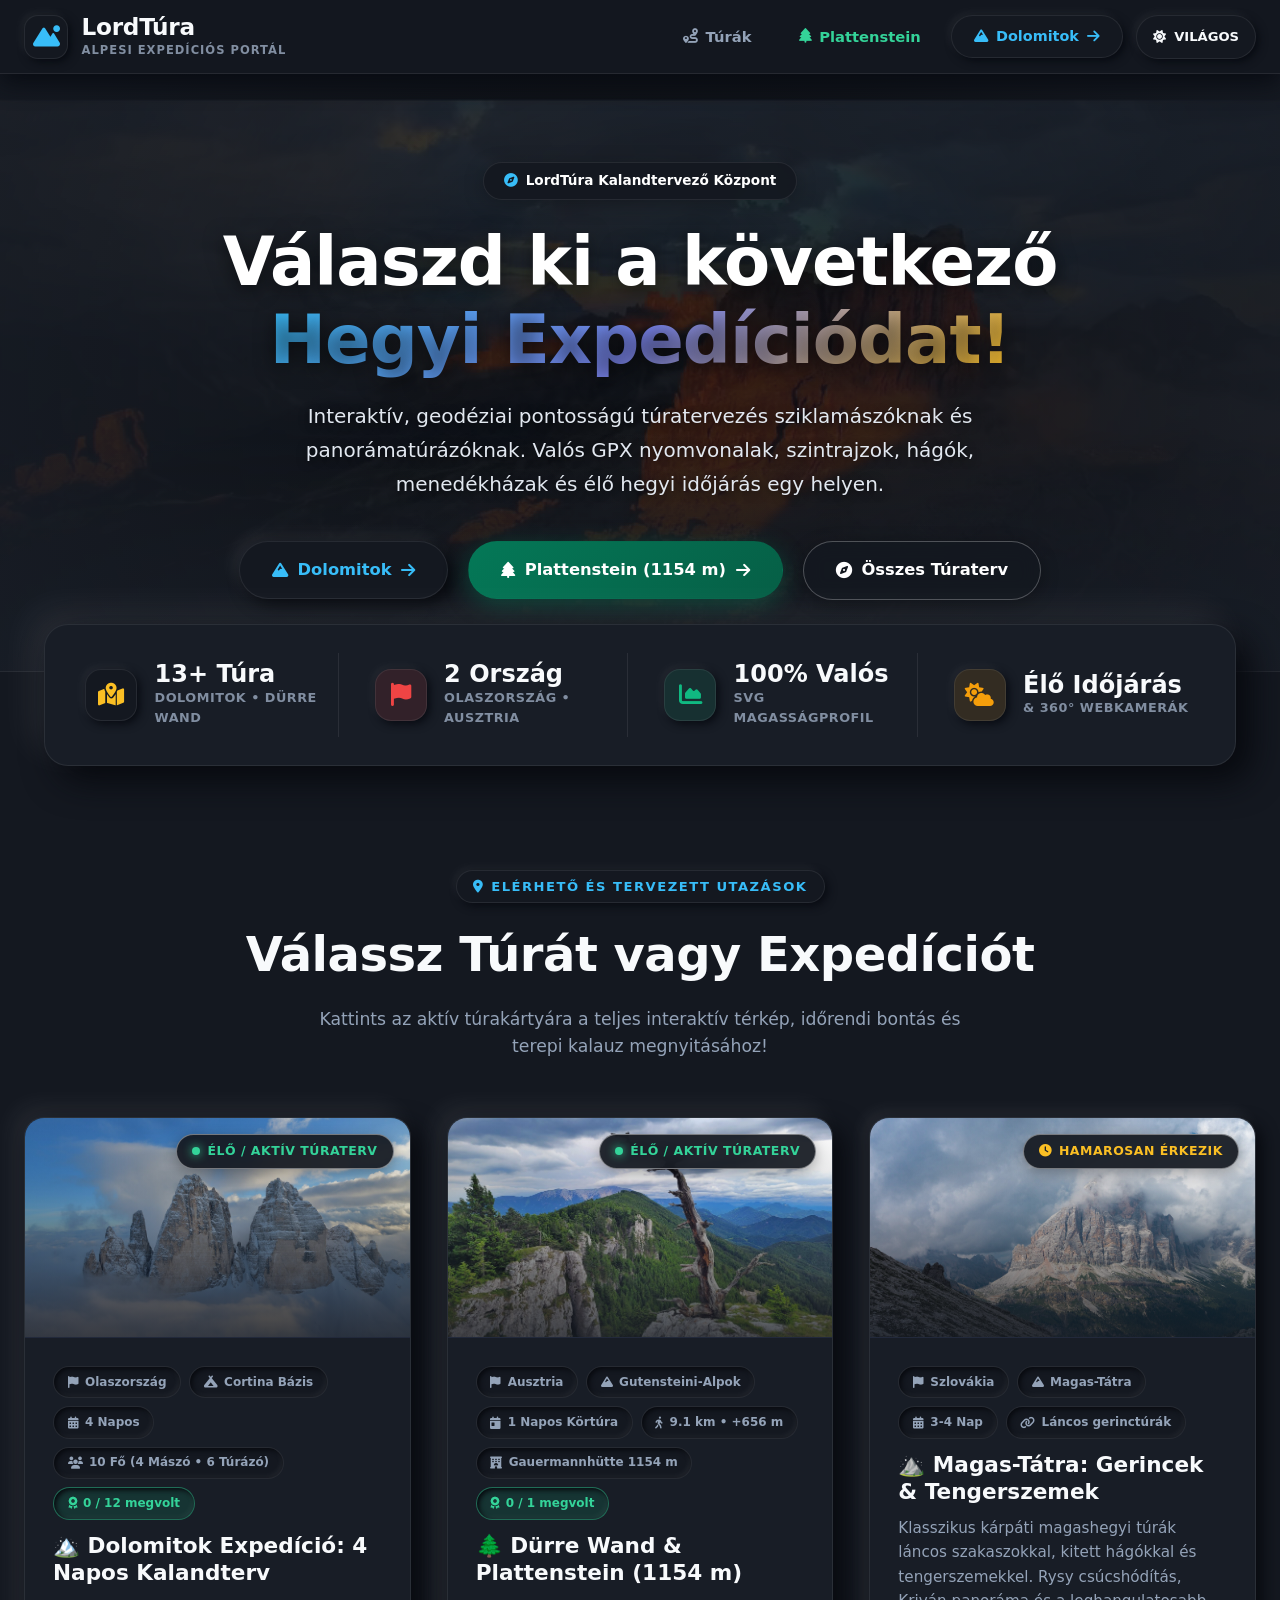
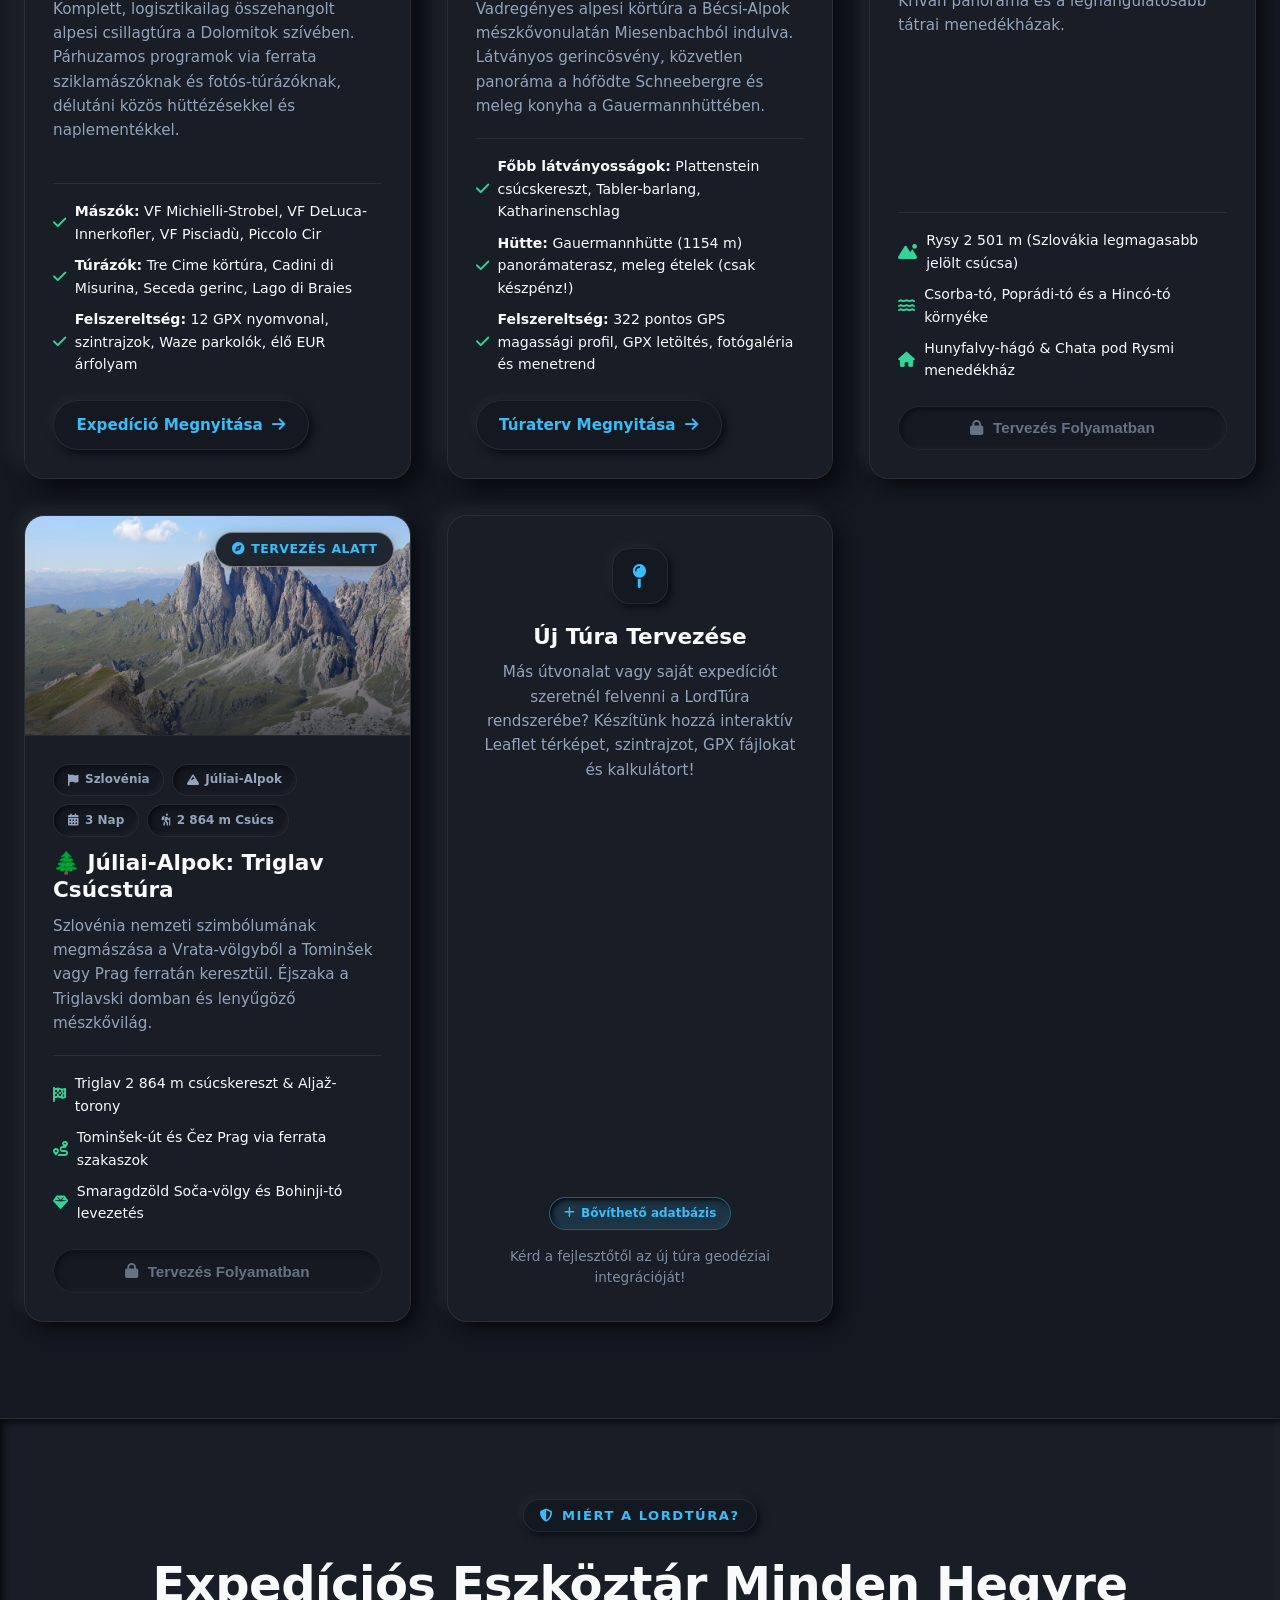
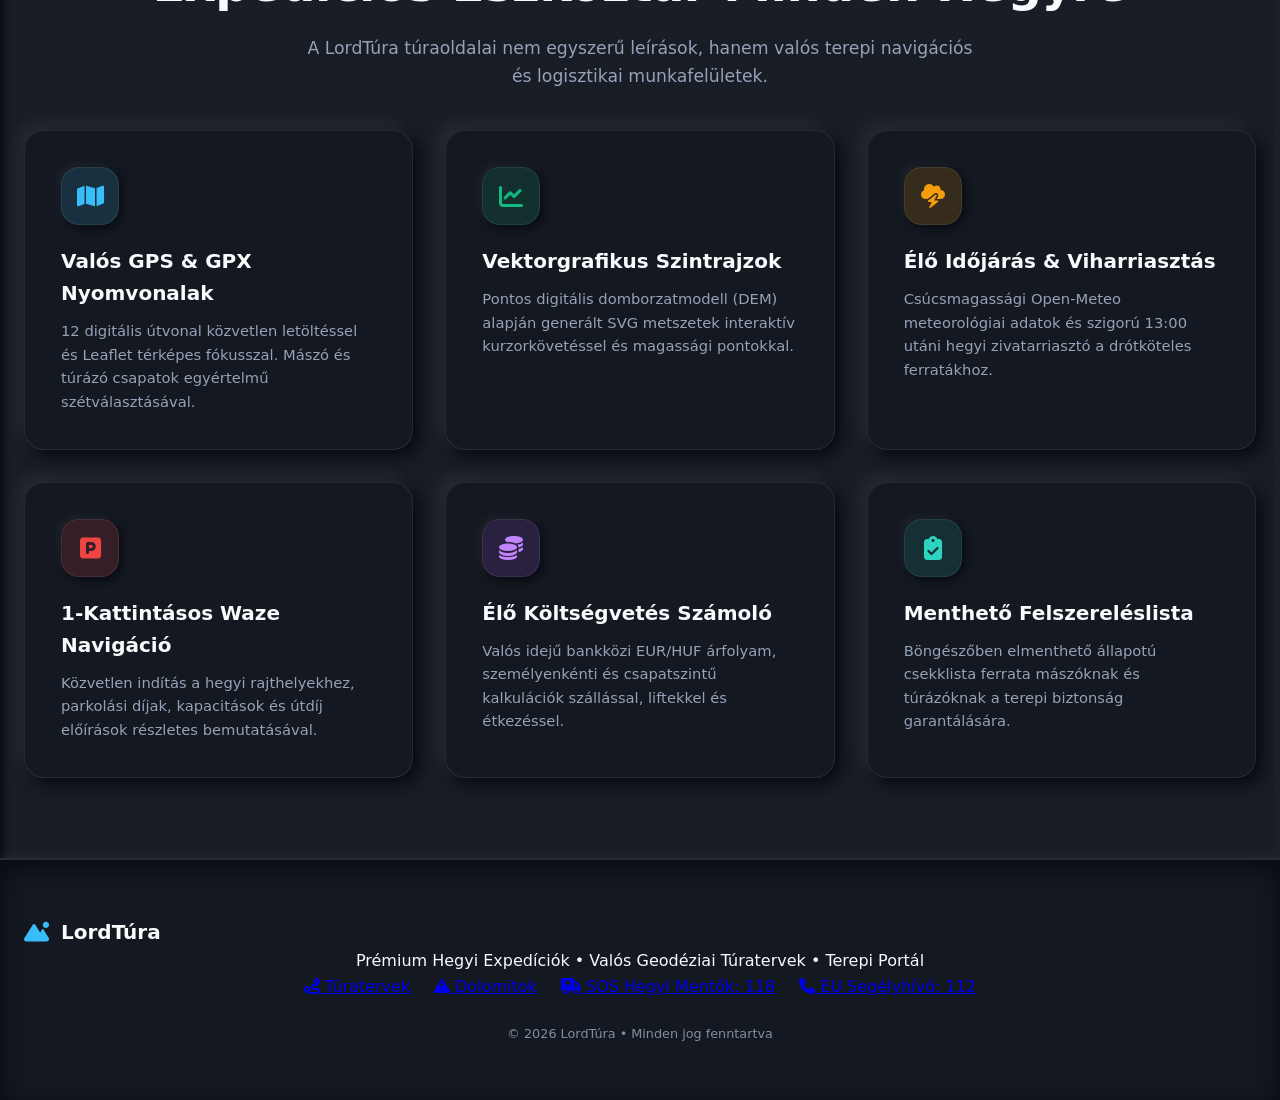
<file: index.html>
<!DOCTYPE html>
<html lang="hu" data-theme="dark">
<head>
  <meta charset="UTF-8">
  <meta name="viewport" content="width=device-width, initial-scale=1.0, maximum-scale=5.0, viewport-fit=cover">
  <title>LordTúra – Prémium Hegyi &amp; Alpesi Túratervező Portál</title>
  <meta name="description" content="LordTúra: Prémium alpesi és hegyi expedíciós portál. Válaszd ki a túraterveket: interaktív térképek, szintrajzok, via ferraták, időjárás és logisztika.">
  <meta name="theme-color" content="#0b1120">
  <meta name="mobile-web-app-capable" content="yes">
  <meta name="apple-mobile-web-app-status-bar-style" content="black-translucent">

  <meta http-equiv="Content-Security-Policy" content="default-src 'self' 'unsafe-inline' 'unsafe-eval' data: blob: https:; script-src 'self' 'unsafe-inline' 'unsafe-eval' https://unpkg.com https://cdnjs.cloudflare.com; style-src 'self' 'unsafe-inline' https://fonts.googleapis.com https://cdnjs.cloudflare.com https://unpkg.com; font-src 'self' data: https://fonts.gstatic.com https://cdnjs.cloudflare.com; img-src 'self' data: blob: https:; media-src 'self' blob: data: https:; connect-src 'self' https:; frame-src 'self' https:; worker-src 'self' blob:;">

  <!-- Google Fonts -->
  <link rel="preconnect" href="https://fonts.googleapis.com">
  <link rel="preconnect" href="https://fonts.gstatic.com" crossorigin>
  <link href="https://fonts.googleapis.com/css2?family=Outfit:wght@400;500;600;700;800;900&family=Inter:wght@400;500;600;700;800;900&family=Space+Mono:ital,wght@0,400;0,700;1,400&display=swap" rel="stylesheet">

  <!-- Font Awesome 6 Icons -->
  <link rel="stylesheet" href="https://cdnjs.cloudflare.com/ajax/libs/font-awesome/6.5.1/css/all.min.css" integrity="sha512-DTOQO9RWCH3ppGqcWaEA1BIZOC6xxalwEsw9c2QQeAIftl+Vegovlnee1c9QX4TctnWMn13TZye+giMm8e2LwA==" crossorigin="anonymous" referrerpolicy="no-referrer" />

  <!-- Közös Stíluslap -->
  <link rel="stylesheet" href="styles.css">

  <script>
    (function(){
      try {
        var t = localStorage.getItem('lordtura_theme_v2') || localStorage.getItem('lordtura_theme');
        if (t === 'light') {
          document.documentElement.removeAttribute('data-theme');
        } else {
          document.documentElement.setAttribute('data-theme', 'dark');
        }
      } catch(e) {
        document.documentElement.setAttribute('data-theme', 'dark');
      }
    })();
  </script>

  <style>
    /* ==========================================================================
       LordTúra Portál Kezdőlap - Neumorphism / Soft UI Design Rendszer (Figma 2026 Trend 8)
       ========================================================================== */
    .portal-nav {
      position: sticky;
      top: 0;
      z-index: 1000;
      background: var(--bg-glass);
      backdrop-filter: blur(16px);
      -webkit-backdrop-filter: blur(16px);
      border-bottom: 1px solid var(--neu-border);
      box-shadow: 0 8px 24px var(--neu-shadow-dark-sm);
      padding: 0.85rem 1.5rem;
      transition: var(--transition);
    }

    .portal-nav-container {
      max-width: 1400px;
      margin: 0 auto;
      display: flex;
      justify-content: space-between;
      align-items: center;
      gap: 1rem;
    }

    .portal-brand {
      display: flex;
      align-items: center;
      gap: 0.85rem;
      text-decoration: none;
      color: var(--text-primary);
    }

    .portal-brand-icon {
      width: 44px;
      height: 44px;
      border-radius: 14px;
      background: var(--bg-surface);
      border: 1px solid var(--neu-border);
      display: flex;
      align-items: center;
      justify-content: center;
      color: var(--accent-blue);
      font-size: 1.35rem;
      box-shadow: var(--shadow-sm);
      transition: var(--transition);
    }

    .portal-brand:hover .portal-brand-icon {
      box-shadow: 6px 6px 14px var(--neu-shadow-dark), -6px -6px 14px var(--neu-shadow-light);
      transform: translateY(-1px);
    }

    .portal-brand-text h1 {
      font-size: 1.45rem;
      font-weight: 800;
      line-height: 1.1;
      letter-spacing: -0.3px;
      color: var(--text-primary);
    }

    .portal-brand-text span {
      font-size: 0.72rem;
      color: var(--text-muted);
      text-transform: uppercase;
      letter-spacing: 1px;
      font-weight: 700;
      display: block;
      margin-top: 2px;
    }

    .portal-nav-links {
      display: flex;
      align-items: center;
      gap: 0.85rem;
    }

    .portal-nav-link {
      color: var(--text-secondary);
      text-decoration: none;
      font-size: 0.92rem;
      font-weight: 600;
      padding: 0.45rem 1rem;
      border: 1px solid transparent;
      border-radius: var(--radius-full);
      transition: var(--transition);
      display: flex;
      align-items: center;
      gap: 0.45rem;
    }

    .portal-nav-link:hover {
      background: var(--bg-surface);
      border-color: var(--neu-border);
      box-shadow: var(--shadow-sm);
      color: var(--accent-blue);
    }

    .portal-cta-btn {
      display: inline-flex;
      align-items: center;
      gap: 0.5rem;
      padding: 0.55rem 1.35rem;
      background: var(--bg-surface);
      color: var(--accent-blue);
      border: 1px solid var(--neu-border);
      border-radius: var(--radius-full);
      text-decoration: none;
      font-weight: 700;
      font-size: 0.9rem;
      box-shadow: var(--shadow-sm);
      transition: var(--transition);
    }

    .portal-cta-btn:hover {
      box-shadow: 6px 6px 14px var(--neu-shadow-dark), -6px -6px 14px var(--neu-shadow-light);
      transform: translateY(-1px);
    }

    .portal-cta-btn:active {
      box-shadow: var(--shadow-inset-sm);
    }

    /* Portál Hero */
    .portal-hero {
      position: relative;
      padding: 5.5rem 1.5rem 4.5rem;
      min-height: 540px;
      display: flex;
      align-items: center;
      justify-content: center;
      text-align: center;
      overflow: hidden;
      border-bottom: 1px solid var(--neu-border);
    }

    .portal-hero-bg {
      position: absolute;
      inset: 0;
      width: 100%;
      height: 100%;
      z-index: 0;
      overflow: hidden;
    }

    .portal-hero-video {
      width: 100%;
      height: 100%;
      object-fit: cover;
      filter: brightness(0.42) saturate(1.15);
    }

    .portal-hero-overlay {
      position: absolute;
      inset: 0;
      background: radial-gradient(circle at center, rgba(24, 29, 38, 0.45) 0%, rgba(24, 29, 38, 0.88) 100%),
                  linear-gradient(to bottom, transparent 60%, var(--bg-main) 100%);
    }

    .portal-hero-content {
      position: relative;
      z-index: 1;
      max-width: 950px;
      margin: 0 auto;
    }

    .portal-badge-pill {
      display: inline-flex;
      align-items: center;
      gap: 0.5rem;
      padding: 0.45rem 1.25rem;
      background: var(--bg-glass);
      border: 1px solid var(--neu-border);
      border-radius: var(--radius-full);
      color: #ffffff;
      font-size: 0.85rem;
      font-weight: 700;
      margin-bottom: 1.5rem;
      box-shadow: 0 4px 20px rgba(0, 0, 0, 0.25);
      backdrop-filter: blur(10px);
      transition: var(--transition);
    }

    .portal-badge-pill i {
      color: var(--accent-cyan);
    }

    .portal-title {
      font-size: clamp(2.5rem, 5.5vw, 4.2rem);
      font-weight: 900;
      line-height: 1.15;
      margin-bottom: 1.25rem;
      letter-spacing: -1px;
      color: #ffffff;
      text-shadow: 0 4px 20px rgba(0, 0, 0, 0.6);
    }

    .portal-title-gradient {
      background: linear-gradient(135deg, #38bdf8, #818cf8, #fbbf24);
      -webkit-background-clip: text;
      -webkit-text-fill-color: transparent;
    }

    .portal-subtitle {
      font-size: clamp(1.05rem, 2vw, 1.25rem);
      color: #e2e8f0;
      max-width: 780px;
      margin: 0 auto 2.5rem;
      line-height: 1.7;
      text-shadow: 0 2px 10px rgba(0, 0, 0, 0.6);
      font-weight: 400;
    }

    .portal-hero-actions {
      display: flex;
      flex-wrap: wrap;
      justify-content: center;
      gap: 1.25rem;
    }

    .btn-portal-primary {
      display: inline-flex;
      align-items: center;
      gap: 0.6rem;
      padding: 0.95rem 2rem;
      background: var(--bg-surface);
      color: var(--accent-blue);
      font-weight: 800;
      font-size: 1.02rem;
      border-radius: var(--radius-full);
      text-decoration: none;
      border: 1px solid var(--neu-border);
      box-shadow: var(--shadow-md);
      transition: var(--transition);
    }

    .btn-portal-primary:hover {
      box-shadow: var(--shadow-lg);
      transform: translateY(-2px);
    }

    .btn-portal-primary:active {
      box-shadow: var(--shadow-inset-sm);
    }

    .btn-portal-secondary {
      display: inline-flex;
      align-items: center;
      gap: 0.6rem;
      padding: 0.95rem 2rem;
      background: var(--bg-glass);
      color: #ffffff;
      font-weight: 700;
      font-size: 1.02rem;
      border-radius: var(--radius-full);
      text-decoration: none;
      border: 1px solid rgba(255, 255, 255, 0.25);
      box-shadow: 0 4px 18px rgba(0, 0, 0, 0.3);
      backdrop-filter: blur(10px);
      transition: var(--transition);
    }

    .btn-portal-secondary:hover {
      background: rgba(255, 255, 255, 0.2);
      transform: translateY(-2px);
    }

    .btn-portal-secondary:active {
      box-shadow: inset 0 2px 6px rgba(0, 0, 0, 0.4);
    }

    /* Stat Bar */
    .portal-stats-bar {
      max-width: 1240px;
      margin: -3rem auto 4rem;
      position: relative;
      z-index: 10;
      padding: 0 1.5rem;
    }

    .portal-stats-grid {
      display: grid;
      grid-template-columns: repeat(auto-fit, minmax(220px, 1fr));
      gap: 1.5rem;
      background: var(--bg-card);
      border: 1px solid var(--neu-border);
      border-radius: var(--radius-lg);
      padding: 1.75rem;
      box-shadow: var(--shadow-xl);
    }

    .portal-stat-item {
      display: flex;
      align-items: center;
      gap: 1.1rem;
      padding: 0.5rem 0.75rem;
    }

    .portal-stat-item:not(:last-child) {
      border-right: 1px solid var(--neu-border);
    }

    .portal-stat-icon {
      width: 52px;
      height: 52px;
      border-radius: 16px;
      display: flex;
      align-items: center;
      justify-content: center;
      font-size: 1.45rem;
      background: var(--bg-surface);
      border: 1px solid var(--neu-border);
      box-shadow: var(--shadow-sm);
      flex-shrink: 0;
    }

    .portal-stat-item:nth-child(1) .portal-stat-icon { color: var(--accent-yellow); }
    .portal-stat-item:nth-child(2) .portal-stat-icon { color: var(--hiker-color); }
    .portal-stat-item:nth-child(3) .portal-stat-icon { color: var(--accent-cyan); }
    .portal-stat-item:nth-child(4) .portal-stat-icon { color: var(--accent-purple); }

    .portal-stat-info h3 {
      font-size: 1.5rem;
      font-weight: 800;
      color: var(--text-primary);
      line-height: 1.1;
    }

    .portal-stat-info p {
      font-size: 0.8rem;
      color: var(--text-muted);
      text-transform: uppercase;
      font-weight: 700;
      letter-spacing: 0.5px;
    }

    /* Expedíciók Választó Szekció */
    .portal-section {
      max-width: 1400px;
      margin: 0 auto;
      padding: 2.5rem 1.5rem 6rem;
    }

    .portal-section-header {
      text-align: center;
      margin-bottom: 3.5rem;
    }

    .portal-section-badge {
      display: inline-flex;
      align-items: center;
      gap: 0.45rem;
      font-size: 0.82rem;
      font-weight: 700;
      text-transform: uppercase;
      letter-spacing: 1.5px;
      color: var(--accent-blue);
      background: var(--bg-surface);
      border: 1px solid var(--neu-border);
      padding: 5px 16px;
      border-radius: var(--radius-full);
      box-shadow: var(--shadow-sm);
      margin-bottom: 0.85rem;
    }

    .portal-section-title {
      font-size: clamp(2.2rem, 3.8vw, 3rem);
      font-weight: 800;
      letter-spacing: -0.5px;
      color: var(--text-primary);
      margin-bottom: 0.8rem;
    }

    .portal-section-desc {
      font-size: 1.08rem;
      color: var(--text-secondary);
      max-width: 680px;
      margin: 0 auto;
    }

    /* Kártya Rács */
    .expeditions-grid {
      display: grid;
      grid-template-columns: repeat(auto-fit, minmax(350px, 1fr));
      gap: 2.25rem;
      align-items: stretch;
    }

    .expedition-card {
      background: var(--bg-card);
      border: 1px solid var(--neu-border);
      border-radius: 20px;
      overflow: hidden;
      display: flex;
      flex-direction: column;
      box-shadow: var(--shadow-md);
      transition: var(--transition);
      position: relative;
    }

    .expedition-card.featured {
      box-shadow: var(--shadow-lg);
    }

    .expedition-card:hover {
      transform: translateY(-3px);
      box-shadow: var(--shadow-lg);
    }

    .expedition-card-media {
      position: relative;
      height: 220px;
      overflow: hidden;
      background: #0f172a;
      border-bottom: 1px solid var(--neu-border);
    }

    .expedition-card-img {
      width: 100%;
      height: 100%;
      object-fit: cover;
      transition: transform 0.6s cubic-bezier(0.16, 1, 0.3, 1);
    }

    .expedition-card:hover .expedition-card-img {
      transform: scale(1.05);
    }

    .expedition-card-overlay {
      position: absolute;
      inset: 0;
      background: linear-gradient(to top, rgba(24, 29, 38, 0.75) 0%, rgba(24, 29, 38, 0.15) 60%, transparent 100%);
    }

    .status-badge {
      position: absolute;
      top: 1rem;
      right: 1rem;
      z-index: 2;
      display: inline-flex;
      align-items: center;
      gap: 0.45rem;
      padding: 0.4rem 0.95rem;
      border-radius: var(--radius-full);
      border: 1px solid rgba(255, 255, 255, 0.4);
      box-shadow: 0 4px 14px rgba(0, 0, 0, 0.3);
      backdrop-filter: blur(10px);
      font-size: 0.78rem;
      font-weight: 700;
      letter-spacing: 0.5px;
      text-transform: uppercase;
      background: var(--bg-glass);
      color: var(--text-primary);
    }

    .status-badge.live {
      color: var(--hiker-color);
    }

    .status-badge.live .pulse-dot {
      width: 8px;
      height: 8px;
      background: var(--hiker-color);
      border-radius: 50%;
      box-shadow: 0 0 10px var(--hiker-color);
      animation: pulseLive 1.5s infinite;
    }

    @keyframes pulseLive {
      0% { transform: scale(0.9); opacity: 0.7; }
      50% { transform: scale(1.3); opacity: 1; }
      100% { transform: scale(0.9); opacity: 0.7; }
    }

    .status-badge.upcoming {
      color: var(--accent-yellow);
    }

    .status-badge.planning {
      color: var(--accent-cyan);
    }

    .expedition-card-body {
      padding: 1.75rem;
      display: flex;
      flex-direction: column;
      flex: 1;
      background: var(--bg-card);
    }

    .expedition-meta-chips {
      display: flex;
      flex-wrap: wrap;
      gap: 0.5rem;
      margin-bottom: 0.85rem;
    }

    .expedition-meta-chip,
    .meta-chip {
      font-size: 0.75rem;
      font-weight: 600;
      padding: 0.35rem 0.85rem;
      border-radius: var(--radius-full);
      border: 1px solid var(--neu-border);
      box-shadow: var(--shadow-inset-sm);
      background: var(--bg-surface);
      color: var(--text-secondary);
      display: inline-flex;
      align-items: center;
      gap: 0.4rem;
    }

    .expedition-card-title,
    .expedition-title {
      font-size: 1.35rem;
      font-weight: 800;
      color: var(--text-primary);
      margin-bottom: 0.6rem;
      line-height: 1.25;
    }

    .expedition-card-desc,
    .expedition-desc {
      font-size: 0.95rem;
      color: var(--text-secondary);
      line-height: 1.6;
      margin-bottom: 1.25rem;
      flex-grow: 1;
    }

    .expedition-features-list,
    .expedition-highlights-list {
      list-style: none;
      margin-bottom: 1.5rem;
      display: flex;
      flex-direction: column;
      gap: 0.55rem;
      border-top: 1px solid var(--neu-border);
      padding-top: 1rem;
    }

    .expedition-features-list li,
    .expedition-highlight-item {
      font-size: 0.88rem;
      color: var(--text-primary);
      display: flex;
      align-items: center;
      gap: 0.55rem;
      font-weight: 500;
    }

    .expedition-features-list li i,
    .expedition-highlight-item i {
      color: var(--hiker-color);
      font-size: 0.95rem;
      flex-shrink: 0;
    }

    .expedition-card-actions,
    .expedition-card-footer {
      display: flex;
      align-items: center;
      gap: 0.75rem;
      margin-top: auto;
    }

    .btn-open-disabled {
      min-height: 44px;
      width: 100%;
      padding: 0.75rem 1.4rem;
      background: var(--bg-surface);
      color: var(--text-muted);
      border: 1px solid var(--neu-border);
      border-radius: var(--radius-full);
      font-weight: 700;
      font-size: 0.95rem;
      display: inline-flex;
      align-items: center;
      justify-content: center;
      gap: 0.6rem;
      box-shadow: var(--shadow-inset-sm);
      cursor: not-allowed;
      opacity: 0.75;
    }

    .custom-request {
      padding: 2rem;
      display: flex;
      flex-direction: column;
      justify-content: center;
      align-items: center;
      text-align: center;
    }

    .custom-icon {
      width: 56px;
      height: 56px;
      border-radius: 18px;
      background: var(--bg-surface);
      border: 1px solid var(--neu-border);
      box-shadow: var(--shadow-sm);
      display: flex;
      align-items: center;
      justify-content: center;
      font-size: 1.5rem;
      color: var(--accent-blue);
      margin-bottom: 1.25rem;
    }

    .btn-card-primary {
      padding: 0.75rem 1.25rem;
      background: var(--bg-surface);
      color: var(--accent-blue);
      border: 1px solid var(--neu-border);
      border-radius: var(--radius-full);
      text-decoration: none;
      font-weight: 700;
      font-size: 0.92rem;
      display: inline-flex;
      align-items: center;
      justify-content: center;
      gap: 0.5rem;
      box-shadow: var(--shadow-sm);
      transition: var(--transition);
    }

    .btn-card-primary:hover {
      box-shadow: 6px 6px 14px var(--neu-shadow-dark), -6px -6px 14px var(--neu-shadow-light);
      color: var(--accent-cyan);
    }

    .btn-card-primary:active {
      box-shadow: var(--shadow-inset-sm);
    }

    .btn-card-secondary {
      padding: 0.75rem 1.25rem;
      background: var(--bg-surface);
      color: var(--text-primary);
      border: 1px solid var(--neu-border);
      border-radius: var(--radius-full);
      text-decoration: none;
      font-weight: 600;
      font-size: 0.92rem;
      display: inline-flex;
      align-items: center;
      justify-content: center;
      gap: 0.5rem;
      box-shadow: var(--shadow-sm);
      transition: var(--transition);
    }

    .btn-card-secondary:hover {
      box-shadow: 6px 6px 14px var(--neu-shadow-dark), -6px -6px 14px var(--neu-shadow-light);
    }

    .btn-card-secondary:active {
      box-shadow: var(--shadow-inset-sm);
    }

    .btn-open-tour {
      min-height: 44px;
      padding: 0.75rem 1.4rem;
      background: var(--bg-surface);
      color: var(--accent-blue);
      border: 1px solid var(--neu-border);
      border-radius: var(--radius-full);
      text-decoration: none;
      font-weight: 700;
      font-size: 0.95rem;
      display: inline-flex;
      align-items: center;
      justify-content: center;
      gap: 0.6rem;
      box-shadow: var(--shadow-sm);
      transition: var(--transition);
      cursor: pointer;
    }

    .btn-open-tour:hover {
      box-shadow: 6px 6px 14px var(--neu-shadow-dark), -6px -6px 14px var(--neu-shadow-light);
      color: var(--accent-cyan);
      transform: translateY(-2px);
    }

    .btn-open-tour:active {
      box-shadow: var(--shadow-inset-sm);
      transform: translateY(0);
    }

    /* Funkciók & Eszköztár Szekció */
    .portal-features,
    .portal-features-section {
      background: var(--bg-card);
      border-top: 1px solid var(--neu-border);
      border-bottom: 1px solid var(--neu-border);
      padding: 5rem 1.5rem;
      box-shadow: var(--shadow-inset);
    }

    .features-grid,
    .portal-features-grid {
      max-width: 1400px;
      margin: 0 auto;
      display: grid;
      grid-template-columns: repeat(auto-fit, minmax(320px, 1fr));
      gap: 2rem;
    }

    .feature-card {
      background: var(--bg-surface);
      border: 1px solid var(--neu-border);
      border-radius: 20px;
      padding: 2.25rem;
      box-shadow: var(--shadow-md);
      transition: var(--transition);
    }

    .feature-card:hover {
      box-shadow: var(--shadow-lg);
      transform: translateY(-2px);
    }

    .feature-icon,
    .feature-card-icon {
      width: 58px;
      height: 58px;
      border-radius: 18px;
      border: 1px solid var(--neu-border);
      box-shadow: var(--shadow-sm);
      display: flex;
      align-items: center;
      justify-content: center;
      font-size: 1.5rem;
      margin-bottom: 1.25rem;
      background: var(--bg-surface);
    }

    .feature-card:nth-child(1) .feature-icon { color: var(--accent-yellow); }
    .feature-card:nth-child(2) .feature-icon { color: var(--hiker-color); }
    .feature-card:nth-child(3) .feature-icon { color: var(--accent-cyan); }
    .feature-card:nth-child(4) .feature-icon { color: var(--climber-color); }
    .feature-card:nth-child(5) .feature-icon { color: var(--joint-color); }
    .feature-card:nth-child(6) .feature-icon { color: var(--accent-purple); }

    .feature-card h3 {
      font-size: 1.25rem;
      font-weight: 800;
      color: var(--text-primary);
      margin-bottom: 0.6rem;
    }

    .feature-card p {
      font-size: 0.92rem;
      color: var(--text-secondary);
      line-height: 1.6;
    }

    /* Portál Lábléc */
    .portal-footer {
      background: var(--bg-surface);
      color: var(--text-primary);
      border-top: 1px solid var(--neu-border);
      box-shadow: inset 0 8px 24px var(--neu-shadow-dark-sm);
      padding: 3.5rem 1.5rem;
      text-align: center;
    }

    .portal-footer-container {
      max-width: 1200px;
      margin: 0 auto;
      display: flex;
      flex-direction: column;
      align-items: center;
      gap: 1.5rem;
    }

    .portal-footer-brand {
      display: flex;
      align-items: center;
      gap: 0.75rem;
      font-size: 1.25rem;
      font-weight: 800;
      color: var(--text-primary);
    }

    .portal-footer-brand i {
      color: var(--accent-blue);
    }

    .portal-footer-links {
      display: flex;
      flex-wrap: wrap;
      justify-content: center;
      gap: 1.5rem;
    }

    .portal-footer-link {
      color: var(--text-secondary);
      text-decoration: none;
      font-size: 0.9rem;
      font-weight: 600;
      transition: color 0.2s;
    }

    .portal-footer-link:hover {
      color: var(--accent-blue);
    }

    .portal-footer-copy {
      font-size: 0.82rem;
      color: var(--text-muted);
    }

    @media (max-width: 768px) {
      .portal-nav {
        padding: max(0.5rem, env(safe-area-inset-top)) 1rem 0.5rem !important;
      }
      .portal-brand-text span {
        display: none !important;
      }
      .portal-brand-text h1 {
        font-size: 1.25rem !important;
      }
      .portal-nav-links {
        display: flex;
        gap: 0.5rem;
        align-items: center;
      }
      .portal-nav-link {
        display: none;
      }
      .portal-cta-btn {
        min-height: 44px;
        padding: 0.5rem 0.85rem;
        font-size: 0.8rem;
      }
      .neo-theme-toggle span {
        display: none !important;
      }
      .portal-nav .neo-theme-toggle {
        width: 44px !important;
        height: 44px !important;
        min-width: 44px !important;
        min-height: 44px !important;
        padding: 0 !important;
        border-radius: 50% !important;
        display: inline-flex !important;
        align-items: center !important;
        justify-content: center !important;
      }
      .portal-stats-grid {
        grid-template-columns: 1fr;
      }
      .portal-stat-item:not(:last-child) {
        border-right: none;
        border-bottom: 1px solid var(--neu-border);
        padding-bottom: 0.75rem;
      }
      .expeditions-grid {
        grid-template-columns: 1fr;
      }
      .portal-hero {
        padding: 4rem 1rem 3.5rem;
      }
      .features-grid,
      .portal-features-grid {
        grid-template-columns: 1fr !important;
      }
    }
  </style>
</head>
<body>

  <!-- PORTÁL FEJLÉC NAVIGÁCIÓ -->
  <header class="portal-nav">
    <div class="portal-nav-container">
      <a href="index.html" class="portal-brand">
        <div class="portal-brand-icon">
          <i class="fa-solid fa-mountain-sun"></i>
        </div>
        <div class="portal-brand-text">
          <h1>LordTúra</h1>
          <span>Alpesi Expedíciós Portál</span>
        </div>
      </a>

      <div class="portal-nav-links">
        <a href="#expeditions" class="portal-nav-link">
          <i class="fa-solid fa-route"></i> Túrák
        </a>
        <a href="durrewand/index.html" class="portal-nav-link" style="color:var(--hiker-color);font-weight:700;">
          <i class="fa-solid fa-tree"></i> Plattenstein
        </a>
        <a href="dolomitok.html" class="portal-cta-btn">
          <i class="fa-solid fa-mountain"></i> Dolomitok <i class="fa-solid fa-arrow-right"></i>
        </a>
        <button id="themeToggleBtn" class="neo-theme-toggle" aria-label="Neumorphic Soft UI Téma Váltó">
          <i class="fa-solid fa-circle-half-stroke"></i> <span>MÓD</span>
        </button>
      </div>
    </div>
  </header>

  <!-- HERO SZEKCIÓ -->
  <section class="portal-hero">
    <div class="portal-hero-bg">
      <video class="portal-hero-video" autoplay muted loop playsinline poster="hero_tre_cime.jpg">
        <source src="hero_dolomites_loop.mp4" type="video/mp4">
        <source src="hero_dolomites_loop.webm" type="video/webm">
      </video>
      <div class="portal-hero-overlay"></div>
    </div>

    <div class="portal-hero-content">
      <div class="portal-badge-pill">
        <i class="fa-solid fa-compass"></i>
        <span>LordTúra Kalandtervező Központ</span>
      </div>

      <h2 class="portal-title">
        Válaszd ki a következő <br>
        <span class="portal-title-gradient">Hegyi Expedíciódat!</span>
      </h2>

      <p class="portal-subtitle">
        Interaktív, geodéziai pontosságú túratervezés sziklamászóknak és panorámatúrázóknak. Valós GPX nyomvonalak, szintrajzok, hágók, menedékházak és élő hegyi időjárás egy helyen.
      </p>

      <div class="portal-hero-actions">
        <a href="dolomitok.html" class="btn-portal-primary">
          <i class="fa-solid fa-mountain"></i>
          <span>Dolomitok</span>
          <i class="fa-solid fa-arrow-right"></i>
        </a>
        <a href="durrewand/index.html" class="btn-portal-primary" style="background:linear-gradient(135deg, #047857, #065f46);color:#ffffff !important;box-shadow:0 6px 24px rgba(4,120,87,0.45);border-color:transparent;">
          <i class="fa-solid fa-tree"></i>
          <span>Plattenstein (1154 m)</span>
          <i class="fa-solid fa-arrow-right"></i>
        </a>
        <a href="#expeditions" class="btn-portal-secondary">
          <i class="fa-solid fa-compass"></i>
          <span>Összes Túraterv</span>
        </a>
      </div>
    </div>
  </section>

  <!-- STATISZTIKA SÁV -->
  <div class="portal-stats-bar">
    <div class="portal-stats-grid">
      <div class="portal-stat-item">
        <div class="portal-stat-icon"><i class="fa-solid fa-map-location-dot"></i></div>
        <div class="portal-stat-info">
          <h3>13+ Túra</h3>
          <p>Dolomitok &bull; Dürre Wand</p>
        </div>
      </div>
      <div class="portal-stat-item">
        <div class="portal-stat-icon" style="color:#ef4444;background:rgba(239,68,68,0.12);"><i class="fa-solid fa-flag"></i></div>
        <div class="portal-stat-info">
          <h3>2 Ország</h3>
          <p>Olaszország &bull; Ausztria</p>
        </div>
      </div>
      <div class="portal-stat-item">
        <div class="portal-stat-icon" style="color:#10b981;background:rgba(16,185,129,0.12);"><i class="fa-solid fa-chart-area"></i></div>
        <div class="portal-stat-info">
          <h3>100% Valós</h3>
          <p>SVG Magasságprofil</p>
        </div>
      </div>
      <div class="portal-stat-item">
        <div class="portal-stat-icon" style="color:#f59e0b;background:rgba(245,158,11,0.12);"><i class="fa-solid fa-cloud-sun"></i></div>
        <div class="portal-stat-info">
          <h3>Élő Időjárás</h3>
          <p>&amp; 360° Webkamerák</p>
        </div>
      </div>
    </div>
  </div>

  <!-- EXPEDÍCIÓK VÁLASZTÓ SZEKCIÓ -->
  <main class="portal-section" id="expeditions">
    <div class="portal-section-header">
      <div class="portal-section-badge">
        <i class="fa-solid fa-location-dot"></i> Elérhető és Tervezett Utazások
      </div>
      <h2 class="portal-section-title">Válassz Túrát vagy Expedíciót</h2>
      <p class="portal-section-desc">
        Kattints az aktív túrakártyára a teljes interaktív térkép, időrendi bontás és terepi kalauz megnyitásához!
      </p>
    </div>

    <div class="expeditions-grid">

      <!-- 1. KÁRTYA: DOLOMITOK (AKTÍV ÉS ÉLŐ!) -->
      <article class="expedition-card featured">
        <div class="expedition-card-media">
          <img src="hero_tre_cime.jpg" alt="Dolomitok Expedíció - Tre Cime" class="expedition-card-img" loading="lazy">
          <div class="expedition-card-overlay"></div>
          <div class="status-badge live">
            <span class="pulse-dot"></span>
            <span>ÉLŐ / AKTÍV TÚRATERV</span>
          </div>
        </div>

        <div class="expedition-card-body">
          <div class="expedition-meta-chips">
            <span class="meta-chip"><i class="fa-solid fa-flag"></i> Olaszország</span>
            <span class="meta-chip"><i class="fa-solid fa-campground"></i> Cortina Bázis</span>
            <span class="meta-chip"><i class="fa-solid fa-calendar-days"></i> 4 Napos</span>
            <span class="meta-chip"><i class="fa-solid fa-users"></i> 10 Fő (4 Mászó &bull; 6 Túrázó)</span>
            <span class="meta-chip meta-chip-progress" id="portalDolomitesProgressChip"><i class="fa-solid fa-award"></i> <span id="portalDolomitesProgressText">0 / 12 megvolt</span></span>
          </div>

          <h3 class="expedition-title">🏔️ Dolomitok Expedíció: 4 Napos Kalandterv</h3>
          <p class="expedition-desc">
            Komplett, logisztikailag összehangolt alpesi csillagtúra a Dolomitok szívében. Párhuzamos programok via ferrata sziklamászóknak és fotós-túrázóknak, délutáni közös hüttézésekkel és naplementékkel.
          </p>

          <ul class="expedition-highlights-list">
            <li class="expedition-highlight-item">
              <i class="fa-solid fa-check"></i>
              <span><strong>Mászók:</strong> VF Michielli-Strobel, VF DeLuca-Innerkofler, VF Pisciadù, Piccolo Cir</span>
            </li>
            <li class="expedition-highlight-item">
              <i class="fa-solid fa-check"></i>
              <span><strong>Túrázók:</strong> Tre Cime körtúra, Cadini di Misurina, Seceda gerinc, Lago di Braies</span>
            </li>
            <li class="expedition-highlight-item">
              <i class="fa-solid fa-check"></i>
              <span><strong>Felszereltség:</strong> 12 GPX nyomvonal, szintrajzok, Waze parkolók, élő EUR árfolyam</span>
            </li>
          </ul>

          <div class="expedition-card-footer">
            <a href="dolomitok.html" class="btn-open-tour">
              <span>Expedíció Megnyitása</span>
              <i class="fa-solid fa-arrow-right"></i>
            </a>
          </div>
        </div>
      </article>

      <!-- 2. KÁRTYA: DÜRRE WAND & PLATTENSTEIN (AKTÍV ÉS ÉLŐ!) -->
      <article class="expedition-card featured">
        <div class="expedition-card-media">
          <img src="durrewand/images/durre-wand-plattenstein.jpg" alt="Dürre Wand és Plattenstein" class="expedition-card-img" loading="lazy">
          <div class="expedition-card-overlay"></div>
          <div class="status-badge live">
            <span class="pulse-dot"></span>
            <span>ÉLŐ / AKTÍV TÚRATERV</span>
          </div>
        </div>

        <div class="expedition-card-body">
          <div class="expedition-meta-chips">
            <span class="meta-chip"><i class="fa-solid fa-flag"></i> Ausztria</span>
            <span class="meta-chip"><i class="fa-solid fa-mountain"></i> Gutensteini-Alpok</span>
            <span class="meta-chip"><i class="fa-solid fa-calendar-day"></i> 1 Napos Körtúra</span>
            <span class="meta-chip"><i class="fa-solid fa-person-walking"></i> 9.1 km &bull; +656 m</span>
            <span class="meta-chip"><i class="fa-solid fa-hotel"></i> Gauermannhütte 1154 m</span>
            <span class="meta-chip meta-chip-progress" id="portalDurrewandProgressChip"><i class="fa-solid fa-award"></i> <span id="portalDurrewandProgressText">0 / 1 megvolt</span></span>
          </div>

          <h3 class="expedition-title">🌲 Dürre Wand &amp; Plattenstein (1154 m)</h3>
          <p class="expedition-desc">
            Vadregényes alpesi körtúra a Bécsi-Alpok mészkővonulatán Miesenbachból indulva. Látványos gerincösvény, közvetlen panoráma a hófödte Schneebergre és meleg konyha a Gauermannhüttében.
          </p>

          <ul class="expedition-highlights-list">
            <li class="expedition-highlight-item">
              <i class="fa-solid fa-check"></i>
              <span><strong>Főbb látványosságok:</strong> Plattenstein csúcskereszt, Tabler-barlang, Katharinenschlag</span>
            </li>
            <li class="expedition-highlight-item">
              <i class="fa-solid fa-check"></i>
              <span><strong>Hütte:</strong> Gauermannhütte (1154 m) panorámaterasz, meleg ételek (csak készpénz!)</span>
            </li>
            <li class="expedition-highlight-item">
              <i class="fa-solid fa-check"></i>
              <span><strong>Felszereltség:</strong> 322 pontos GPS magassági profil, GPX letöltés, fotógaléria és menetrend</span>
            </li>
          </ul>

          <div class="expedition-card-footer">
            <a href="durrewand/index.html" class="btn-open-tour">
              <span>Túraterv Megnyitása</span>
              <i class="fa-solid fa-arrow-right"></i>
            </a>
          </div>
        </div>
      </article>

      <!-- 3. KÁRTYA: MAGAS-TÁTRA (HAMAROSAN) -->
      <article class="expedition-card">
        <div class="expedition-card-media">
          <img src="hero_tofana.jpg" alt="Magas-Tátra Gerinctúrák" class="expedition-card-img" loading="lazy">
          <div class="expedition-card-overlay"></div>
          <div class="status-badge upcoming">
            <i class="fa-solid fa-clock"></i>
            <span>HAMAROSAN ÉRKEZIK</span>
          </div>
        </div>

        <div class="expedition-card-body">
          <div class="expedition-meta-chips">
            <span class="meta-chip"><i class="fa-solid fa-flag"></i> Szlovákia</span>
            <span class="meta-chip"><i class="fa-solid fa-mountain"></i> Magas-Tátra</span>
            <span class="meta-chip"><i class="fa-solid fa-calendar-days"></i> 3-4 Nap</span>
            <span class="meta-chip"><i class="fa-solid fa-link"></i> Láncos gerinctúrák</span>
          </div>

          <h3 class="expedition-title">⛰️ Magas-Tátra: Gerincek &amp; Tengerszemek</h3>
          <p class="expedition-desc">
            Klasszikus kárpáti magashegyi túrák láncos szakaszokkal, kitett hágókkal és tengerszemekkel. Rysy csúcshódítás, Kriván panoráma és a leghangulatosabb tátrai menedékházak.
          </p>

          <ul class="expedition-highlights-list">
            <li class="expedition-highlight-item">
              <i class="fa-solid fa-mountain-sun"></i>
              <span>Rysy 2 501 m (Szlovákia legmagasabb jelölt csúcsa)</span>
            </li>
            <li class="expedition-highlight-item">
              <i class="fa-solid fa-water"></i>
              <span>Csorba-tó, Poprádi-tó és a Hincó-tó környéke</span>
            </li>
            <li class="expedition-highlight-item">
              <i class="fa-solid fa-house"></i>
              <span>Hunyfalvy-hágó &amp; Chata pod Rysmi menedékház</span>
            </li>
          </ul>

          <div class="expedition-card-footer">
            <button type="button" class="btn-open-disabled" disabled>
              <i class="fa-solid fa-lock"></i>
              <span>Tervezés Folyamatban</span>
            </button>
          </div>
        </div>
      </article>

      <!-- 3. KÁRTYA: JÚLIAI-ALPOK / TRIGLAV (HAMAROSAN) -->
      <article class="expedition-card">
        <div class="expedition-card-media">
          <img src="hero_seceda.jpg" alt="Júliai-Alpok és Triglav" class="expedition-card-img" loading="lazy">
          <div class="expedition-card-overlay"></div>
          <div class="status-badge planning">
            <i class="fa-solid fa-compass"></i>
            <span>TERVEZÉS ALATT</span>
          </div>
        </div>

        <div class="expedition-card-body">
          <div class="expedition-meta-chips">
            <span class="meta-chip"><i class="fa-solid fa-flag"></i> Szlovénia</span>
            <span class="meta-chip"><i class="fa-solid fa-mountain"></i> Júliai-Alpok</span>
            <span class="meta-chip"><i class="fa-solid fa-calendar-days"></i> 3 Nap</span>
            <span class="meta-chip"><i class="fa-solid fa-person-hiking"></i> 2 864 m Csúcs</span>
          </div>

          <h3 class="expedition-title">🌲 Júliai-Alpok: Triglav Csúcstúra</h3>
          <p class="expedition-desc">
            Szlovénia nemzeti szimbólumának megmászása a Vrata-völgyből a Tominšek vagy Prag ferratán keresztül. Éjszaka a Triglavski domban és lenyűgöző mészkővilág.
          </p>

          <ul class="expedition-highlights-list">
            <li class="expedition-highlight-item">
              <i class="fa-solid fa-flag-checkered"></i>
              <span>Triglav 2 864 m csúcskereszt &amp; Aljaž-torony</span>
            </li>
            <li class="expedition-highlight-item">
              <i class="fa-solid fa-route"></i>
              <span>Tominšek-út és Čez Prag via ferrata szakaszok</span>
            </li>
            <li class="expedition-highlight-item">
              <i class="fa-solid fa-gem"></i>
              <span>Smaragdzöld Soča-völgy és Bohinji-tó levezetés</span>
            </li>
          </ul>

          <div class="expedition-card-footer">
            <button type="button" class="btn-open-disabled" disabled>
              <i class="fa-solid fa-lock"></i>
              <span>Tervezés Folyamatban</span>
            </button>
          </div>
        </div>
      </article>

      <!-- 4. KÁRTYA: EGYEDI TÚRA IGÉNYLÉSE -->
      <article class="expedition-card custom-request">
        <div class="custom-icon">
          <i class="fa-solid fa-map-pin"></i>
        </div>
        <h3 class="expedition-title">Új Túra Tervezése</h3>
        <p class="expedition-desc">
          Más útvonalat vagy saját expedíciót szeretnél felvenni a LordTúra rendszerébe? Készítünk hozzá interaktív Leaflet térképet, szintrajzot, GPX fájlokat és kalkulátort!
        </p>
        <span class="meta-chip" style="background:rgba(56,189,248,0.15);color:var(--accent-blue);border-color:rgba(56,189,248,0.3);margin-bottom:1rem;">
          <i class="fa-solid fa-plus"></i> Bővíthető adatbázis
        </span>
        <div style="font-size:0.85rem;color:var(--text-muted);">
          Kérd a fejlesztőtől az új túra geodéziai integrációját!
        </div>
      </article>

    </div>
  </main>

  <!-- PLATFORM KÉPESSÉGEK -->
  <section class="portal-features-section" id="features">
    <div class="portal-section-header" style="margin-bottom: 2.5rem;">
      <div class="portal-section-badge">
        <i class="fa-solid fa-shield-halved"></i> Miért a LordTúra?
      </div>
      <h2 class="portal-section-title">Expedíciós Eszköztár Minden Hegyre</h2>
      <p class="portal-section-desc">
        A LordTúra túraoldalai nem egyszerű leírások, hanem valós terepi navigációs és logisztikai munkafelületek.
      </p>
    </div>

    <div class="portal-features-grid">
      <div class="feature-card">
        <div class="feature-card-icon" style="background:rgba(56,189,248,0.15);color:#38bdf8;">
          <i class="fa-solid fa-map"></i>
        </div>
        <h3>Valós GPS &amp; GPX Nyomvonalak</h3>
        <p>12 digitális útvonal közvetlen letöltéssel és Leaflet térképes fókusszal. Mászó és túrázó csapatok egyértelmű szétválasztásával.</p>
      </div>

      <div class="feature-card">
        <div class="feature-card-icon" style="background:rgba(16,185,129,0.15);color:#10b981;">
          <i class="fa-solid fa-chart-line"></i>
        </div>
        <h3>Vektorgrafikus Szintrajzok</h3>
        <p>Pontos digitális domborzatmodell (DEM) alapján generált SVG metszetek interaktív kurzorkövetéssel és magassági pontokkal.</p>
      </div>

      <div class="feature-card">
        <div class="feature-card-icon" style="background:rgba(245,158,11,0.15);color:#f59e0b;">
          <i class="fa-solid fa-cloud-bolt"></i>
        </div>
        <h3>Élő Időjárás &amp; Viharriasztás</h3>
        <p>Csúcsmagassági Open-Meteo meteorológiai adatok és szigorú 13:00 utáni hegyi zivatarriasztó a drótköteles ferratákhoz.</p>
      </div>

      <div class="feature-card">
        <div class="feature-card-icon" style="background:rgba(239,68,68,0.15);color:#ef4444;">
          <i class="fa-solid fa-square-parking"></i>
        </div>
        <h3>1-Kattintásos Waze Navigáció</h3>
        <p>Közvetlen indítás a hegyi rajthelyekhez, parkolási díjak, kapacitások és útdíj előírások részletes bemutatásával.</p>
      </div>

      <div class="feature-card">
        <div class="feature-card-icon" style="background:rgba(168,85,247,0.15);color:#c084fc;">
          <i class="fa-solid fa-coins"></i>
        </div>
        <h3>Élő Költségvetés Számoló</h3>
        <p>Valós idejű bankközi EUR/HUF árfolyam, személyenkénti és csapatszintű kalkulációk szállással, liftekkel és étkezéssel.</p>
      </div>

      <div class="feature-card">
        <div class="feature-card-icon" style="background:rgba(20,184,166,0.15);color:#2dd4bf;">
          <i class="fa-solid fa-clipboard-check"></i>
        </div>
        <h3>Menthető Felszereléslista</h3>
        <p>Böngészőben elmenthető állapotú csekklista ferrata mászóknak és túrázóknak a terepi biztonság garantálására.</p>
      </div>
    </div>
  </section>

  <!-- LÁBLÉC -->
  <footer class="portal-footer">
    <div class="portal-footer-brand">
      <i class="fa-solid fa-mountain-sun" style="color:var(--accent-blue);"></i>
      <span>LordTúra</span>
    </div>
    <p>Prémium Hegyi Expedíciók &bull; Valós Geodéziai Túratervek &bull; Terepi Portál</p>
    <div class="portal-footer-links">
      <a href="#expeditions"><i class="fa-solid fa-route"></i> Túratervek</a>
      <a href="dolomitok.html"><i class="fa-solid fa-mountain"></i> Dolomitok</a>
      <a href="tel:118"><i class="fa-solid fa-truck-medical"></i> SOS Hegyi Mentők: 118</a>
      <a href="tel:112"><i class="fa-solid fa-phone"></i> EU Segélyhívó: 112</a>
    </div>
    <p style="font-size:0.8rem;color:var(--text-muted);margin-top:1.5rem;">
      &copy; 2026 LordTúra &bull; Minden jog fenntartva
    </p>
  </footer>

  <script src="theme.js"></script>
  <script>
    document.addEventListener('DOMContentLoaded', () => {
      // 1. Dolomitok haladás frissítés
      try {
        const rawDolomites = localStorage.getItem('lordtura_completed_tours');
        const dArr = rawDolomites ? JSON.parse(rawDolomites) : [];
        const validDolomiteTourIds = [
          'day1_climber', 'day1_hiker', 'day1_joint',
          'day2_climber', 'day2_hiker', 'day2_joint',
          'day3_climber', 'day3_hiker', 'day3_joint',
          'day4_climber', 'day4_hiker', 'day4_joint'
        ];
        const dCount = Array.isArray(dArr) ? dArr.filter(id => validDolomiteTourIds.includes(id)).length : 0;
        const dChipText = document.getElementById('portalDolomitesProgressText');
        const dChip = document.getElementById('portalDolomitesProgressChip');
        if (dChipText) {
          dChipText.textContent = `${dCount} / 12 megvolt`;
        }
        if (dCount > 0 && dChip) {
          dChip.style.background = 'rgba(16, 185, 129, 0.2)';
          dChip.style.borderColor = 'rgba(16, 185, 129, 0.5)';
        }
      } catch (e) {}

      // 2. Dürre Wand haladás frissítés
      try {
        const durreDone = localStorage.getItem('durrewand_plattenstein_completed') === 'true';
        const wChipText = document.getElementById('portalDurrewandProgressText');
        const wChip = document.getElementById('portalDurrewandProgressChip');
        if (wChipText) {
          wChipText.textContent = durreDone ? 'Teljesítve (1/1)' : '0 / 1 megvolt';
        }
        if (durreDone && wChip) {
          wChip.style.background = 'rgba(16, 185, 129, 0.2)';
          wChip.style.borderColor = 'rgba(16, 185, 129, 0.5)';
        }
      } catch (e) {}
    });
  </script>
</body>
</html>
</file>
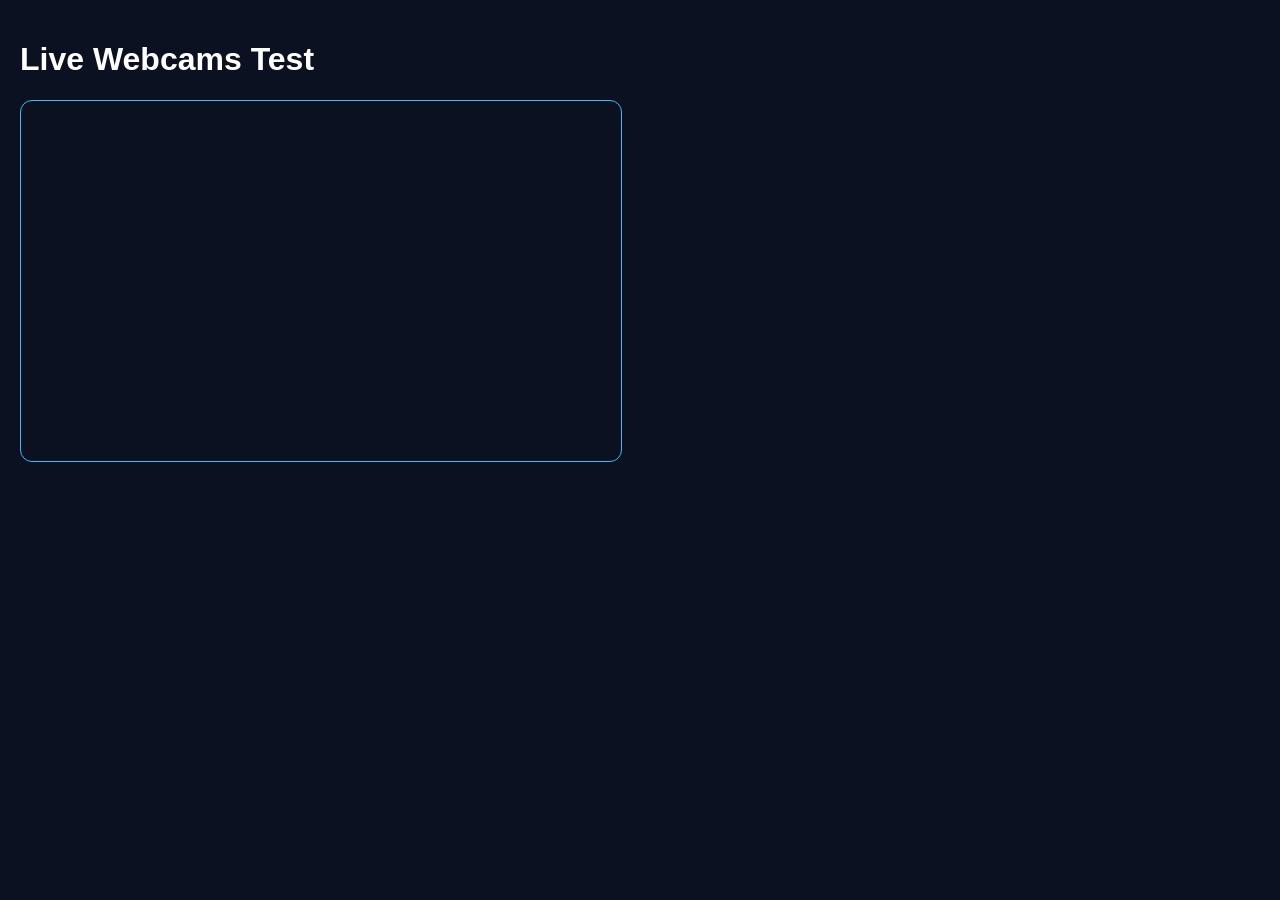
<file: test_iframe.html>
<!DOCTYPE html>
<html>
<head>
<style>
body { margin: 0; background: #0b1120; font-family: sans-serif; color: white; padding: 20px; }
.frame-wrap { width: 600px; height: 360px; border-radius: 12px; overflow: hidden; border: 1px solid #38bdf8; position: relative; }
iframe { width: 100%; height: 100%; border: none; }
</style>
</head>
<body>
<h1>Live Webcams Test</h1>
<div class="frame-wrap">
  <iframe src="https://trecime.panomax.com/" allowfullscreen></iframe>
</div>
</body>
</html>
</file>
<file: styles.css>
/* ==========================================================================
   LORDTÚRA - NEUMORPHISM / SOFT UI DESIGN SYSTEM (FIGMA 2026 TREND 8)
   Organic Tactile Surfaces • Dual Light/Dark Shadows • Extruded & Inset Elements
   ========================================================================== */

:root {
  --font-main: 'Outfit', 'Inter', system-ui, -apple-system, sans-serif;
  --font-mono: 'Space Mono', 'SF Mono', 'Courier New', monospace;
  --font-heading: 'Outfit', sans-serif;

  /* Neumorphic Core Colors (Default Light Soft UI) */
  --bg-main: #e6ecf5;
  --bg-surface: #e6ecf5;
  --bg-card: #e6ecf5;
  --bg-card-hover: #eaf0f9;
  --bg-glass: rgba(230, 236, 245, 0.92);
  
  /* Neumorphic Dual Shadows (Sharpened contrast for tactile Soft UI) */
  --neu-shadow-dark: rgba(148, 163, 184, 0.70);
  --neu-shadow-light: rgba(255, 255, 255, 1.0);
  --neu-shadow-dark-sm: rgba(148, 163, 184, 0.50);
  --neu-shadow-light-sm: rgba(255, 255, 255, 0.95);
  --neu-border: rgba(255, 255, 255, 0.75);
  
  --neu-inset-dark: rgba(148, 163, 184, 0.65);
  --neu-inset-light: rgba(255, 255, 255, 0.95);

  --shadow-sm: 3px 3px 8px var(--neu-shadow-dark-sm), -3px -3px 8px var(--neu-shadow-light-sm);
  --shadow-md: 6px 6px 14px var(--neu-shadow-dark), -6px -6px 14px var(--neu-shadow-light);
  --shadow-lg: 10px 10px 22px var(--neu-shadow-dark), -10px -10px 22px var(--neu-shadow-light);
  --shadow-xl: 14px 14px 32px var(--neu-shadow-dark), -14px -14px 32px var(--neu-shadow-light);
  --shadow-inset: inset 3px 3px 7px var(--neu-inset-dark), inset -3px -3px 7px var(--neu-inset-light);
  --shadow-inset-sm: inset 2px 2px 5px var(--neu-inset-dark), inset -2px -2px 5px var(--neu-inset-light);

  --neu-raised: var(--shadow-md);
  --neu-inset: var(--shadow-inset);

  --border-subtle: rgba(255, 255, 255, 0.6);
  --border-glow: rgba(3, 105, 161, 0.35);

  --text-primary: #0f172a;
  --text-secondary: #334155;
  --text-muted: #526075;

  /* Team & Category Alpine Neumorphic Accents (WCAG AA Compliant on #e6ecf5) */
  --climber-color: #be123c;
  --climber-glow: rgba(190, 18, 60, 0.3);
  --climber-bg: #ffe4e6;
  --climber-badge-text: #9f1239;

  --hiker-color: #047857;
  --hiker-glow: rgba(4, 120, 87, 0.3);
  --hiker-bg: #d1fae5;
  --hiker-badge-text: #065f46;

  --joint-color: #92400e;
  --joint-glow: rgba(146, 64, 14, 0.3);
  --joint-bg: #fef3c7;
  --joint-badge-text: #78350f;

  --accent-blue: #0369a1;
  --accent-blue-hover: #0284c7;
  --accent-cyan: #0369a1;
  --accent-gold: #92400e;
  --accent-yellow: #854d0e;
  --accent-purple: #6d28d9;

  --radius-sm: 10px;
  --radius-md: 16px;
  --radius-lg: 24px;
  --radius-full: 9999px;

  --transition: all 0.25s cubic-bezier(0.4, 0, 0.2, 1);
}

/* Dark Neumorphism Mode */
[data-theme="dark"] {
  --bg-main: #141820;
  --bg-surface: #141820;
  --bg-card: #181d26;
  --bg-card-hover: #1f2532;
  --bg-glass: rgba(20, 24, 32, 0.92);

  --neu-shadow-dark: #07090e;
  --neu-shadow-light: rgba(255, 255, 255, 0.08);
  --neu-shadow-dark-sm: #080b12;
  --neu-shadow-light-sm: rgba(255, 255, 255, 0.06);
  --neu-border: rgba(255, 255, 255, 0.08);

  --neu-inset-dark: #07090e;
  --neu-inset-light: rgba(255, 255, 255, 0.06);

  --shadow-sm: 3px 3px 8px var(--neu-shadow-dark-sm), -3px -3px 8px var(--neu-shadow-light-sm);
  --shadow-md: 6px 6px 16px var(--neu-shadow-dark), -6px -6px 16px var(--neu-shadow-light);
  --shadow-lg: 10px 10px 24px var(--neu-shadow-dark), -10px -10px 24px var(--neu-shadow-light);
  --shadow-xl: 14px 14px 34px var(--neu-shadow-dark), -14px -14px 34px var(--neu-shadow-light);
  --shadow-inset: inset 3px 3px 7px var(--neu-inset-dark), inset -3px -3px 7px var(--neu-inset-light);
  --shadow-inset-sm: inset 2px 2px 5px var(--neu-inset-dark), inset -2px -2px 5px var(--neu-inset-light);

  --neu-raised: var(--shadow-md);
  --neu-inset: var(--shadow-inset);

  --border-subtle: rgba(255, 255, 255, 0.08);
  --border-glow: rgba(56, 189, 248, 0.35);

  --text-primary: #f8fafc;
  --text-secondary: #94a3b8;
  --text-muted: #818ea1;

  --accent-blue: #38bdf8;
  --accent-cyan: #38bdf8;
  --accent-gold: #fbbf24;
  --accent-yellow: #fbbf24;

  --climber-color: #fb7185;
  --climber-bg: rgba(251, 113, 133, 0.15);
  --climber-badge-text: #fda4af;

  --hiker-color: #34d399;
  --hiker-bg: rgba(52, 211, 153, 0.15);
  --hiker-badge-text: #6ee7b7;

  --joint-color: #fbbf24;
  --joint-bg: rgba(251, 191, 36, 0.15);
  --joint-badge-text: #fde68a;
}

* {
  box-sizing: border-box;
  margin: 0;
  padding: 0;
}

html {
  scroll-behavior: smooth;
}

body {
  font-family: var(--font-main);
  background-color: var(--bg-main) !important;
  color: var(--text-primary) !important;
  line-height: 1.6;
  min-height: 100vh;
  overflow-x: hidden;
  position: relative;
  background-image: none !important;
}


.hero {
  position: relative;
  padding: 4.5rem 1.5rem 3.5rem;
  background-color: #0b1120;
  border-bottom: 1px solid var(--border-subtle);
  overflow: hidden;
  min-height: 520px;
}

/* Médiarétegek és animációk */
.hero-media-wrapper {
  position: absolute;
  inset: 0;
  width: 100%;
  height: 100%;
  z-index: 0;
  overflow: hidden;
  pointer-events: none;
}

.hero-slides-container {
  position: absolute;
  inset: 0;
  width: 100%;
  height: 100%;
}

.hero-slide {
  position: absolute;
  inset: 0;
  width: 100%;
  height: 100%;
  background-size: cover;
  background-position: center 36%;
  background-repeat: no-repeat;
  opacity: 0;
  visibility: hidden;
  transform: scale(1.06);
  transition: opacity 1.4s cubic-bezier(0.4, 0, 0.2, 1),
              transform 8s cubic-bezier(0.2, 0, 0.2, 1),
              visibility 1.4s;
  will-change: opacity, transform;
}

.hero-slide.active {
  opacity: 1;
  visibility: visible;
  transform: scale(1.0);
  z-index: 1;
}

/* Háttér videó */
.hero-video-container {
  position: absolute;
  inset: 0;
  width: 100%;
  height: 100%;
  opacity: 0;
  visibility: hidden;
  z-index: 2;
  transition: opacity 1.2s cubic-bezier(0.4, 0, 0.2, 1), visibility 1.2s;
  overflow: hidden;
}

.hero-video-container.active {
  opacity: 1;
  visibility: visible;
}

.hero-bg-video {
  position: absolute;
  top: 50%;
  left: 50%;
  min-width: 100%;
  min-height: 100%;
  width: auto;
  height: auto;
  transform: translate(-50%, -50%);
  object-fit: cover;
}

/* Finom sötétítő és gradiens átfedések a szöveg kontrasztjához */
.hero-media-overlay {
  position: absolute;
  inset: 0;
  background: 
    linear-gradient(180deg, rgba(11, 17, 32, 0.65) 0%, rgba(11, 17, 32, 0.78) 55%, rgba(11, 17, 32, 0.98) 100%),
    radial-gradient(circle at 50% 35%, transparent 20%, rgba(11, 17, 32, 0.85) 90%);
  z-index: 3;
}

.hero-content {
  position: relative;
  z-index: 4;
  max-width: 1200px;
  margin: 0 auto;
  text-align: center;
}

.hero-badge-group {
  display: flex;
  justify-content: center;
  gap: 0.6rem;
  flex-wrap: wrap;
  margin-bottom: 1.2rem;
}

.badge {
  display: inline-flex;
  align-items: center;
  gap: 0.4rem;
  padding: 0.35rem 0.85rem;
  font-size: 0.8rem;
  font-weight: 600;
  border-radius: var(--radius-full);
  letter-spacing: 0.5px;
  text-transform: uppercase;
}

.badge-primary {
  background: rgba(56, 189, 248, 0.15);
  color: var(--accent-blue);
  border: 1px solid rgba(56, 189, 248, 0.3);
}

.badge-climber {
  background: var(--climber-bg) !important;
  color: var(--climber-badge-text, #9f1239) !important;
  border: 1px solid rgba(190, 18, 60, 0.35) !important;
  font-weight: 700 !important;
}

.badge-hiker {
  background: var(--hiker-bg) !important;
  color: var(--hiker-badge-text, #065f46) !important;
  border: 1px solid rgba(4, 120, 87, 0.35) !important;
  font-weight: 700 !important;
}

.badge-joint {
  background: var(--joint-bg) !important;
  color: var(--joint-badge-text, #78350f) !important;
  border: 1px solid rgba(146, 64, 14, 0.35) !important;
  font-weight: 700 !important;
}

.hero-title {
  font-size: clamp(2.2rem, 5vw, 3.8rem);
  font-weight: 800;
  line-height: 1.15;
  margin-bottom: 0.8rem;
  background: linear-gradient(135deg, #ffffff 30%, #94a3b8 100%);
  -webkit-background-clip: text;
  -webkit-text-fill-color: transparent;
  letter-spacing: -0.5px;
}

.hero-subtitle {
  font-size: clamp(1.05rem, 2vw, 1.25rem);
  color: #cbd5e1 !important;
  max-width: 780px;
  margin: 0 auto 1.25rem;
  font-weight: 400;
}

/* Vezérlősáv konténer */
.hero-controls-wrapper {
  margin: 0 auto 2.2rem;
  display: flex;
  flex-direction: column;
  align-items: center;
  gap: 0.65rem;
  max-width: 900px;
}

.hero-carousel-controls {
  display: inline-flex;
  align-items: center;
  justify-content: center;
  gap: 0.5rem;
  flex-wrap: wrap;
}

.hero-ctrl-btn {
  background: rgba(15, 23, 42, 0.8);
  backdrop-filter: blur(12px);
  -webkit-backdrop-filter: blur(12px);
  border: 1px solid rgba(255, 255, 255, 0.16);
  color: #e2e8f0;
  width: 44px;
  height: 44px;
  min-width: 44px;
  min-height: 44px;
  border-radius: 50%;
  display: inline-flex;
  align-items: center;
  justify-content: center;
  cursor: pointer;
  font-size: 0.88rem;
  transition: all 0.25s cubic-bezier(0.4, 0, 0.2, 1);
  box-shadow: 0 4px 14px rgba(0, 0, 0, 0.35);
  user-select: none;
}

.hero-ctrl-btn:hover {
  background: rgba(56, 189, 248, 0.22);
  border-color: rgba(56, 189, 248, 0.5);
  color: #38bdf8;
  transform: translateY(-2px);
  box-shadow: 0 6px 18px rgba(56, 189, 248, 0.25);
}

.hero-ctrl-btn:active {
  transform: translateY(0);
}

.hero-ctrl-btn.hero-pause-btn {
  width: 44px;
  height: 44px;
  min-width: 44px;
  min-height: 44px;
}

.hero-ctrl-btn.hero-video-toggle-btn {
  width: auto;
  height: 44px;
  min-height: 44px;
  padding: 0 0.95rem;
  border-radius: var(--radius-full);
  gap: 0.45rem;
  font-size: 0.78rem;
  font-weight: 600;
  letter-spacing: 0.3px;
}

.hero-ctrl-btn.hero-video-toggle-btn i {
  color: #f87171;
  transition: transform 0.3s ease;
}

.hero-ctrl-btn.hero-video-toggle-btn.active {
  background: rgba(239, 68, 68, 0.22);
  border-color: rgba(239, 68, 68, 0.55);
  color: #fca5a5;
  box-shadow: 0 0 16px rgba(239, 68, 68, 0.35);
}

.hero-ctrl-btn.hero-video-toggle-btn.active i {
  transform: scale(1.15);
  color: #ef4444;
}

/* Helyszín info kártya / pill */
.hero-photo-tag {
  display: inline-flex;
  align-items: center;
  gap: 0.6rem;
  background: rgba(11, 17, 32, 0.84);
  backdrop-filter: blur(14px);
  -webkit-backdrop-filter: blur(14px);
  border: 1px solid rgba(255, 255, 255, 0.18);
  color: #cbd5e1;
  font-size: 0.8rem;
  padding: 0.42rem 1.05rem;
  border-radius: var(--radius-full);
  box-shadow: 0 4px 20px rgba(0, 0, 0, 0.45);
  cursor: pointer;
  transition: all 0.25s cubic-bezier(0.4, 0, 0.2, 1);
  user-select: none;
}

.hero-photo-tag:hover {
  background: rgba(30, 41, 59, 0.92);
  border-color: rgba(56, 189, 248, 0.6);
  color: #ffffff;
  transform: translateY(-2px);
  box-shadow: 0 6px 22px rgba(56, 189, 248, 0.22);
}

.hero-photo-tag strong {
  color: #fcd34d;
  font-weight: 600;
}

.hero-photo-tag i {
  color: var(--accent-blue);
  font-size: 0.85rem;
}

.hero-tag-badge {
  background: rgba(56, 189, 248, 0.18);
  color: #38bdf8;
  border: 1px solid rgba(56, 189, 248, 0.4);
  font-size: 0.72rem;
  font-weight: 700;
  padding: 0.15rem 0.55rem;
  border-radius: var(--radius-full);
  text-transform: uppercase;
  letter-spacing: 0.4px;
}

/* Indikátor pontok */
.hero-indicators {
  display: flex;
  justify-content: center;
  align-items: center;
  gap: 0.45rem;
  flex-wrap: wrap;
}

.hero-dot {
  width: 20px;
  height: 5px;
  border-radius: 999px;
  background: rgba(255, 255, 255, 0.22);
  border: none;
  cursor: pointer;
  padding: 0;
  transition: all 0.3s ease;
  position: relative;
}

.hero-dot::after {
  content: '';
  position: absolute;
  top: -20px;
  bottom: -20px;
  left: -14px;
  right: -14px;
}

.hero-dot:hover {
  background: rgba(255, 255, 255, 0.5);
  width: 28px;
}

.hero-dot.active {
  background: var(--accent-blue);
  width: 36px;
  box-shadow: 0 0 10px rgba(56, 189, 248, 0.6);
}

@media (max-width: 640px) {
  .hero-carousel-controls {
    gap: 0.5rem;
  }
  .hero-photo-tag {
    font-size: 0.74rem;
    padding: 0.35rem 0.75rem;
    order: -1;
    width: 100%;
    justify-content: center;
  }
  .hero-ctrl-btn {
    width: 44px;
    height: 44px;
    min-width: 44px;
    min-height: 44px;
    font-size: 0.82rem;
  }
  .hero-ctrl-btn.hero-video-toggle-btn {
    min-height: 44px;
    padding: 0 0.85rem;
    font-size: 0.78rem;
  }
  .hero-dot {
    width: 16px;
    height: 6px;
  }
  .hero-dot.active {
    width: 28px;
  }
}

.hero-stats-grid {
  display: grid;
  grid-template-columns: repeat(auto-fit, minmax(220px, 1fr));
  gap: 1rem;
  max-width: 1000px;
  margin: 0 auto;
}

.stat-card {
  background: var(--bg-glass);
  backdrop-filter: blur(12px);
  border: 1px solid var(--border-subtle);
  border-radius: var(--radius-md);
  padding: 1.2rem;
  display: flex;
  align-items: center;
  gap: 1rem;
  text-align: left;
  transition: var(--transition);
}

.stat-card:hover {
  transform: translateY(-3px);
  border-color: var(--border-glow);
  box-shadow: var(--shadow-md);
}

.stat-icon {
  width: 48px;
  height: 48px;
  border-radius: var(--radius-sm);
  display: flex;
  align-items: center;
  justify-content: center;
  font-size: 1.3rem;
  flex-shrink: 0;
}

.stat-icon.climber { background: var(--climber-bg); color: var(--climber-color); }
.stat-icon.hiker { background: var(--hiker-bg); color: var(--hiker-color); }
.stat-icon.base { background: rgba(56, 189, 248, 0.15); color: var(--accent-blue); }
.stat-icon.joint { background: var(--joint-bg); color: var(--joint-color); }

.stat-info h3,
.stat-info h4 {
  font-size: 0.95rem;
  font-weight: 700;
  color: var(--text-primary);
}

.stat-info p {
  font-size: 0.8rem;
  color: var(--text-secondary);
}

/* ==========================================================================
   Fő Navigációs Sáv
   ========================================================================== */
.main-nav {
  position: sticky;
  top: 0;
  z-index: 1000;
  background: rgba(11, 17, 32, 0.92);
  backdrop-filter: blur(18px);
  -webkit-backdrop-filter: blur(18px);
  border-bottom: 1px solid rgba(56, 189, 248, 0.15);
  box-shadow: 0 4px 20px rgba(0, 0, 0, 0.35);
  padding: 0.65rem 1.5rem;
  transition: all 0.25s ease;
}

.nav-container {
  max-width: 1400px;
  width: 100%;
  margin: 0 auto;
  display: flex;
  align-items: center;
  justify-content: space-between;
  gap: 0.85rem;
}

.nav-brand {
  display: flex;
  align-items: center;
  gap: 0.55rem;
  font-weight: 800;
  font-size: 1.12rem;
  color: var(--text-primary);
  text-decoration: none;
  flex-shrink: 0;
  transition: transform 0.2s ease;
}

.nav-brand:hover {
  transform: translateY(-1px);
}

.nav-brand i {
  color: var(--accent-blue);
  font-size: 1.25rem;
}

.nav-tabs {
  display: flex;
  align-items: center;
  gap: 0.4rem;
  overflow-x: auto;
  padding: 0.2rem 0;
  scrollbar-width: thin;
  scrollbar-color: rgba(56, 189, 248, 0.3) transparent;
}
.nav-tabs::-webkit-scrollbar {
  height: 3px;
}
.nav-tabs::-webkit-scrollbar-thumb {
  background: rgba(56, 189, 248, 0.3);
  border-radius: 2px;
}

.nav-tab {
  background: rgba(255, 255, 255, 0.03);
  border: 1px solid rgba(255, 255, 255, 0.08);
  color: var(--text-secondary);
  padding: 0.45rem 0.75rem;
  font-size: 0.86rem;
  font-weight: 600;
  border-radius: var(--radius-sm);
  cursor: pointer;
  display: inline-flex;
  align-items: center;
  gap: 0.45rem;
  transition: all 0.2s ease;
  white-space: nowrap;
  flex-shrink: 0;
}

.nav-tab:hover {
  color: var(--text-primary);
  background: rgba(255, 255, 255, 0.08);
  border-color: rgba(56, 189, 248, 0.25);
  transform: translateY(-1px);
}

.nav-tab.active {
  color: #38bdf8;
  background: rgba(56, 189, 248, 0.16);
  border-color: rgba(56, 189, 248, 0.45);
  box-shadow: 0 0 16px rgba(56, 189, 248, 0.22);
  font-weight: 700;
}

.nav-tab i {
  font-size: 0.95rem;
}

/* ==========================================================================
   Fő Konténer & Szekciók
   ========================================================================== */
.main-container {
  max-width: 1280px;
  margin: 0 auto;
  padding: 2rem 1.5rem 5rem;
}

.section {
  display: none;
  animation: fadeIn 0.3s ease forwards;
}

.section.active {
  display: block;
}

@keyframes fadeIn {
  from { opacity: 0; transform: translateY(8px); }
  to { opacity: 1; transform: translateY(0); }
}

.section-header {
  margin-bottom: 2rem;
  text-align: center;
}

.section-header h2 {
  font-size: 2rem;
  font-weight: 800;
  color: var(--text-primary);
  margin-bottom: 0.4rem;
  letter-spacing: -0.5px;
}

.section-header p {
  color: var(--text-secondary);
  font-size: 1rem;
  max-width: 680px;
  margin: 0 auto;
}

/* ==========================================================================
   Interaktív Térkép Szekció
   ========================================================================== */
.map-section-wrapper {
  background: var(--bg-surface);
  border: 1px solid var(--border-subtle);
  border-radius: var(--radius-lg);
  overflow: hidden;
  box-shadow: var(--shadow-lg);
  margin-bottom: 2.5rem;
}

.map-control-bar {
  padding: 1rem 1.25rem;
  background: rgba(19, 29, 49, 0.95);
  border-bottom: 1px solid var(--border-subtle);
  display: flex;
  flex-wrap: wrap;
  gap: 1rem;
  align-items: center;
  justify-content: space-between;
}

.filter-group {
  display: flex;
  align-items: center;
  gap: 0.5rem;
  flex-wrap: wrap;
}

.filter-label {
  font-size: 0.8rem;
  font-weight: 600;
  color: var(--text-muted);
  text-transform: uppercase;
  margin-right: 0.2rem;
}

.filter-btn {
  background: var(--bg-main);
  border: 1px solid var(--border-subtle);
  color: var(--text-secondary);
  padding: 0.4rem 0.75rem;
  font-size: 0.82rem;
  font-weight: 600;
  border-radius: var(--radius-sm);
  cursor: pointer;
  display: flex;
  align-items: center;
  gap: 0.35rem;
  transition: var(--transition);
}

.filter-btn:hover {
  color: var(--text-primary);
  border-color: rgba(255, 255, 255, 0.2);
}

.filter-btn.active {
  background: var(--accent-blue);
  color: #0b1120;
  border-color: var(--accent-blue);
}

.filter-btn.climber.active {
  background: var(--climber-color);
  color: #ffffff;
  border-color: var(--climber-color);
}

.filter-btn.hiker.active {
  background: var(--hiker-color);
  color: #ffffff;
  border-color: var(--hiker-color);
}

.filter-btn.joint.active {
  background: var(--joint-color);
  color: #ffffff;
  border-color: var(--joint-color);
}

.map-canvas-container {
  position: relative;
  width: 100%;
  height: 560px;
  background: #111827;
}

#leaflet-map {
  width: 100%;
  height: 100%;
  z-index: 1;
}

.map-legend {
  position: absolute;
  bottom: 1.5rem;
  right: 1.5rem;
  z-index: 500;
  background: var(--bg-surface) !important;
  color: var(--text-primary) !important;
  backdrop-filter: blur(12px);
  -webkit-backdrop-filter: blur(12px);
  border: 1px solid var(--neu-border) !important;
  border-radius: var(--radius-md) !important;
  padding: 0.75rem 1rem;
  font-size: 0.8rem;
  box-shadow: var(--shadow-md) !important;
  pointer-events: auto;
}

.map-legend h5 {
  font-size: 0.75rem;
  text-transform: uppercase;
  color: var(--text-muted) !important;
  margin-bottom: 0.4rem;
  letter-spacing: 0.5px;
  font-weight: 700 !important;
}

.legend-item {
  display: flex;
  align-items: center;
  gap: 0.6rem;
  margin-bottom: 0.3rem;
  color: var(--text-primary) !important;
  font-weight: 600 !important;
}

.legend-line {
  width: 22px;
  height: 4px;
  border-radius: 2px;
}

.legend-line.climber { background: var(--climber-color); }
.legend-line.hiker { background: var(--hiker-color); }
.legend-line.joint { background: var(--joint-color); }

/* ==========================================================================
   Napi Kártyák & Programok (Day-by-Day Grid)
   ========================================================================== */
.day-selector-bar {
  display: flex;
  gap: 0.6rem;
  justify-content: center;
  margin-bottom: 2rem;
  flex-wrap: wrap;
}

.day-tab-btn {
  background: var(--bg-surface);
  border: 1px solid var(--border-subtle);
  color: var(--text-secondary);
  padding: 0.7rem 1.4rem;
  font-size: 0.95rem;
  font-weight: 700;
  border-radius: var(--radius-md);
  cursor: pointer;
  display: flex;
  align-items: center;
  gap: 0.5rem;
  transition: var(--transition);
}

.day-tab-btn:hover {
  color: var(--text-primary);
  border-color: rgba(255, 255, 255, 0.2);
}

.day-tab-btn.active {
  background: rgba(56, 189, 248, 0.15);
  color: var(--accent-blue);
  border-color: var(--accent-blue);
  box-shadow: 0 0 16px rgba(56, 189, 248, 0.2);
}

.day-card {
  background: var(--bg-surface);
  border: 1px solid var(--border-subtle);
  border-radius: var(--radius-lg);
  padding: 2rem;
  margin-bottom: 2.5rem;
  box-shadow: var(--shadow-md);
}

.day-card-header {
  border-bottom: 1px solid var(--border-subtle);
  padding-bottom: 1.25rem;
  margin-bottom: 1.75rem;
  display: flex;
  flex-wrap: wrap;
  align-items: center;
  justify-content: space-between;
  gap: 1rem;
}

.day-title-box h3 {
  font-size: 1.6rem;
  font-weight: 800;
  color: var(--text-primary);
  margin-bottom: 0.25rem;
}

.day-title-box p {
  color: var(--text-secondary);
  font-size: 0.95rem;
}

.day-quick-actions {
  display: flex;
  gap: 0.5rem;
}

.btn-sm {
  background: rgba(255, 255, 255, 0.06);
  border: 1px solid var(--border-subtle);
  color: var(--text-primary);
  padding: 0.45rem 0.85rem;
  font-size: 0.82rem;
  font-weight: 600;
  border-radius: var(--radius-sm);
  cursor: pointer;
  display: inline-flex;
  align-items: center;
  gap: 0.4rem;
  transition: var(--transition);
}

.btn-sm:hover {
  background: rgba(255, 255, 255, 0.12);
  border-color: rgba(255, 255, 255, 0.3);
}

.btn-climber {
  background: var(--climber-bg);
  color: #fca5a5;
  border-color: rgba(239, 68, 68, 0.4);
}
.btn-climber:hover {
  background: rgba(239, 68, 68, 0.25);
  color: #ffffff;
}

.btn-hiker {
  background: var(--hiker-bg);
  color: #6ee7b7;
  border-color: rgba(16, 185, 129, 0.4);
}
.btn-hiker:hover {
  background: rgba(16, 185, 129, 0.25);
  color: #ffffff;
}

/* Kétcsapatos párhuzamos grid */
.teams-split-grid {
  display: grid;
  grid-template-columns: repeat(auto-fit, minmax(360px, 1fr));
  gap: 1.5rem;
  margin-bottom: 1.5rem;
}

.tour-card {
  background: var(--bg-card);
  border: 1px solid var(--border-subtle);
  border-radius: var(--radius-md);
  padding: 1.5rem;
  display: flex;
  flex-direction: column;
  justify-content: space-between;
  position: relative;
  transition: var(--transition);
}

.tour-card:hover {
  transform: translateY(-4px);
  box-shadow: var(--shadow-lg);
}

.tour-card.climber {
  border-left: 4px solid var(--climber-color);
}
.tour-card.climber:hover {
  border-color: var(--climber-color);
  box-shadow: 0 8px 30px var(--climber-glow);
}

.tour-card.hiker {
  border-left: 4px solid var(--hiker-color);
}
.tour-card.hiker:hover {
  border-color: var(--hiker-color);
  box-shadow: 0 8px 30px var(--hiker-glow);
}

.tour-card-header {
  display: flex;
  justify-content: space-between;
  align-items: flex-start;
  gap: 0.8rem;
  margin-bottom: 1rem;
}

.tour-card-header h4 {
  font-size: 1.25rem;
  font-weight: 700;
  color: var(--text-primary);
  line-height: 1.3;
}

.tour-target {
  display: inline-flex;
  align-items: center;
  gap: 0.4rem;
  font-size: 0.85rem;
  color: var(--accent-gold);
  font-weight: 600;
  margin-top: 0.25rem;
}

/* Statisztika Badgek a kártyákon */
.tour-specs-grid {
  display: grid;
  grid-template-columns: repeat(3, 1fr);
  gap: 0.5rem;
  background: rgba(11, 17, 32, 0.6);
  padding: 0.75rem;
  border-radius: var(--radius-sm);
  margin-bottom: 1rem;
}

.spec-item {
  text-align: center;
}

.spec-label {
  font-size: 0.7rem;
  text-transform: uppercase;
  color: var(--text-muted);
  font-weight: 600;
  display: block;
}

.spec-value {
  font-size: 0.88rem;
  font-weight: 700;
  color: var(--text-primary);
}

.tour-highlights-list {
  list-style: none;
  margin-bottom: 1.25rem;
}

.tour-highlights-list li {
  font-size: 0.88rem;
  color: var(--text-secondary);
  margin-bottom: 0.45rem;
  display: flex;
  align-items: flex-start;
  gap: 0.5rem;
  line-height: 1.4;
}

.tour-highlights-list li i {
  margin-top: 0.25rem;
  font-size: 0.75rem;
}

.tour-card.climber .tour-highlights-list li i { color: var(--climber-color); }
.tour-card.hiker .tour-highlights-list li i { color: var(--hiker-color); }

.tour-actions-bar {
  display: flex;
  gap: 0.5rem;
  flex-wrap: wrap;
  padding-top: 1rem;
  border-top: 1px solid var(--border-subtle);
}

/* Közös délutáni program doboz */
.joint-program-card {
  background: linear-gradient(135deg, rgba(245, 158, 11, 0.08) 0%, rgba(19, 29, 49, 0.95) 100%);
  border: 1px solid rgba(245, 158, 11, 0.3);
  border-radius: var(--radius-md);
  padding: 1.25rem 1.5rem;
  display: flex;
  flex-wrap: wrap;
  align-items: center;
  justify-content: space-between;
  gap: 1rem;
}

.joint-left {
  display: flex;
  align-items: center;
  gap: 1rem;
  max-width: 800px;
}

.joint-icon {
  width: 48px;
  height: 48px;
  border-radius: var(--radius-full);
  background: var(--joint-bg);
  color: var(--joint-color);
  display: flex;
  align-items: center;
  justify-content: center;
  font-size: 1.3rem;
  flex-shrink: 0;
}

.joint-info h5 {
  font-size: 1.1rem;
  font-weight: 700;
  color: #fef08a;
  margin-bottom: 0.2rem;
}

.joint-info p {
  font-size: 0.88rem;
  color: var(--text-secondary);
}

/* ==========================================================================
   Időrend & Találkozók (Timeline Szekció)
   ========================================================================== */
.timeline-wrapper {
  max-width: 900px;
  margin: 0 auto;
}

.timeline-day-card {
  background: var(--bg-surface);
  border: 1px solid var(--border-subtle);
  border-radius: var(--radius-lg);
  padding: 1.75rem;
  margin-bottom: 2rem;
}

.timeline-day-card h3 {
  font-size: 1.4rem;
  font-weight: 800;
  color: var(--text-primary);
  margin-bottom: 1.25rem;
  display: flex;
  align-items: center;
  gap: 0.5rem;
}

.timeline-flow {
  position: relative;
  padding-left: 2rem;
}

.timeline-flow::before {
  content: '';
  position: absolute;
  left: 7px;
  top: 8px;
  bottom: 8px;
  width: 2px;
  background: var(--border-subtle);
}

.timeline-step {
  position: relative;
  margin-bottom: 1.5rem;
}

.timeline-step:last-child {
  margin-bottom: 0;
}

.step-marker {
  position: absolute;
  left: -2rem;
  top: 2px;
  width: 16px;
  height: 16px;
  border-radius: var(--radius-full);
  background: var(--bg-surface);
  border: 3px solid var(--accent-blue);
  z-index: 2;
}

.step-marker.climber { border-color: var(--climber-color); }
.step-marker.hiker { border-color: var(--hiker-color); }
.step-marker.joint { border-color: var(--joint-color); background: var(--joint-color); }

.step-time {
  font-size: 0.8rem;
  font-weight: 700;
  color: var(--accent-blue);
  text-transform: uppercase;
  margin-bottom: 0.2rem;
}

.step-content {
  background: var(--bg-card);
  border: 1px solid var(--border-subtle);
  border-radius: var(--radius-sm);
  padding: 1rem;
}

.step-content h5 {
  font-size: 1rem;
  font-weight: 700;
  color: var(--text-primary);
  margin-bottom: 0.25rem;
}

.step-content p {
  font-size: 0.85rem;
  color: var(--text-secondary);
}

/* ==========================================================================
   Költségvetés Kalkulátor Szekció
   ========================================================================== */
.budget-calculator-grid {
  display: grid;
  grid-template-columns: 1fr 1fr;
  gap: 2rem;
  align-items: start;
}

@media (max-width: 900px) {
  .budget-calculator-grid {
    grid-template-columns: 1fr;
  }
}

.calc-panel {
  background: var(--bg-surface);
  border: 1px solid var(--border-subtle);
  border-radius: var(--radius-lg);
  padding: 1.75rem;
}

.calc-panel h3 {
  font-size: 1.3rem;
  font-weight: 700;
  margin-bottom: 1.25rem;
  display: flex;
  align-items: center;
  gap: 0.5rem;
}

.calc-control-group {
  margin-bottom: 1.25rem;
}

.calc-label {
  display: flex;
  justify-content: space-between;
  align-items: center;
  font-size: 0.9rem;
  font-weight: 600;
  color: var(--text-primary);
  margin-bottom: 0.4rem;
}

.calc-value-badge {
  font-size: 0.85rem;
  color: var(--accent-blue);
  background: rgba(56, 189, 248, 0.12);
  padding: 0.2rem 0.6rem;
  border-radius: var(--radius-full);
}

.calc-slider {
  width: 100%;
  height: 6px;
  min-height: 44px;
  padding: 14px 0;
  box-sizing: content-box;
  border-radius: 3px;
  background: #1e293b;
  outline: none;
  accent-color: var(--accent-blue);
  cursor: pointer;
}

.calc-tier-selector {
  display: grid;
  grid-template-columns: repeat(3, 1fr);
  gap: 0.5rem;
  margin-top: 0.5rem;
}

.tier-btn {
  background: var(--bg-main);
  border: 1px solid var(--border-subtle);
  color: var(--text-secondary);
  padding: 0.6rem;
  min-height: 44px;
  display: inline-flex;
  align-items: center;
  justify-content: center;
  border-radius: var(--radius-sm);
  font-size: 0.82rem;
  font-weight: 600;
  cursor: pointer;
  text-align: center;
  transition: var(--transition);
}

.tier-btn.active {
  background: rgba(56, 189, 248, 0.15);
  color: var(--accent-blue);
  border-color: var(--accent-blue);
}

.budget-breakdown-list {
  list-style: none;
  margin-bottom: 1.5rem;
}

.budget-item {
  display: flex;
  align-items: center;
  justify-content: space-between;
  padding: 0.75rem 0;
  border-bottom: 1px solid var(--border-subtle);
}

.budget-item-name {
  display: flex;
  align-items: center;
  gap: 0.6rem;
  font-size: 0.9rem;
  color: var(--text-primary);
}

.budget-item-name i {
  color: var(--accent-blue);
  width: 18px;
  text-align: center;
}

.budget-item-amount {
  font-weight: 700;
  font-size: 0.95rem;
  color: var(--text-primary);
}

.budget-total-box {
  background: linear-gradient(135deg, rgba(56, 189, 248, 0.12) 0%, rgba(19, 29, 49, 0.95) 100%);
  border: 1px solid rgba(56, 189, 248, 0.3);
  border-radius: var(--radius-md);
  padding: 1.5rem;
  text-align: center;
}

.total-per-person {
  font-size: 2.2rem;
  font-weight: 800;
  color: #38bdf8;
  line-height: 1.1;
  margin: 0.3rem 0;
}

.total-team {
  font-size: 0.95rem;
  color: var(--text-secondary);
}

.currency-toggle {
  display: flex;
  justify-content: center;
  gap: 0.4rem;
  margin-top: 1rem;
}

.currency-btn {
  background: var(--bg-main);
  border: 1px solid var(--border-subtle);
  color: var(--text-secondary);
  min-height: 44px;
  min-width: 44px;
  padding: 0.4rem 0.9rem;
  display: inline-flex;
  align-items: center;
  justify-content: center;
  font-size: 0.85rem;
  font-weight: 700;
  border-radius: var(--radius-sm);
  cursor: pointer;
}

.currency-btn.active {
  background: var(--accent-blue);
  color: #0b1120;
  border-color: var(--accent-blue);
}

/* Élő EUR Árfolyam Widget (Lazy Load) */
.live-rate-card {
  margin-top: 0.9rem;
  background: rgba(15, 23, 42, 0.7);
  border: 1px solid rgba(56, 189, 248, 0.2);
  border-radius: var(--radius-sm);
  padding: 0.75rem 0.9rem;
  transition: all 0.3s ease;
}

.live-rate-card:hover {
  border-color: rgba(56, 189, 248, 0.35);
  background: rgba(15, 23, 42, 0.85);
}

.live-rate-header {
  display: flex;
  justify-content: space-between;
  align-items: center;
  margin-bottom: 0.35rem;
}

.live-rate-badge-title {
  display: flex;
  align-items: center;
  gap: 0.5rem;
  font-size: 0.75rem;
  color: var(--text-secondary);
  font-weight: 700;
  text-transform: uppercase;
  letter-spacing: 0.04em;
}

.rate-status-dot {
  width: 9px;
  height: 9px;
  border-radius: 50%;
  background: #94a3b8;
  display: inline-block;
  transition: all 0.3s ease;
}

.rate-status-dot.live {
  background: #10b981;
  box-shadow: 0 0 10px rgba(16, 185, 129, 0.8);
  animation: ratePulse 2s infinite ease-in-out;
}

.rate-status-dot.loading {
  background: #38bdf8;
  box-shadow: 0 0 8px rgba(56, 189, 248, 0.8);
  animation: ratePulse 0.8s infinite ease-in-out;
}

.rate-status-dot.error {
  background: #f59e0b;
  box-shadow: 0 0 8px rgba(245, 158, 11, 0.6);
}

@keyframes ratePulse {
  0%, 100% {
    transform: scale(1);
    opacity: 1;
  }
  50% {
    transform: scale(1.3);
    opacity: 0.7;
  }
}

.rate-refresh-btn {
  background: rgba(56, 189, 248, 0.1);
  border: 1px solid rgba(56, 189, 248, 0.25);
  color: var(--accent-blue);
  width: 44px;
  height: 44px;
  min-width: 44px;
  min-height: 44px;
  border-radius: var(--radius-sm);
  display: flex;
  align-items: center;
  justify-content: center;
  cursor: pointer;
  font-size: 0.95rem;
  transition: all 0.2s ease;
}

.rate-refresh-btn:hover {
  background: rgba(56, 189, 248, 0.25);
  color: #fff;
  transform: rotate(45deg);
}

.rate-refresh-btn:active {
  transform: scale(0.92);
}

.rate-refresh-btn.spinning i {
  animation: spinRate 0.8s linear infinite;
}

@keyframes spinRate {
  from { transform: rotate(0deg); }
  to { transform: rotate(360deg); }
}

.live-rate-body {
  display: flex;
  flex-direction: column;
  gap: 0.25rem;
}

.live-rate-price {
  font-size: 1.15rem;
  font-weight: 800;
  color: #38bdf8;
  letter-spacing: 0.02em;
  font-family: 'JetBrains Mono', 'Courier New', monospace;
}

.live-rate-meta {
  display: flex;
  align-items: center;
  gap: 0.35rem;
  font-size: 0.73rem;
  color: var(--text-muted);
}

/* ==========================================================================
   Felszerelés & Csekklista Szekció
   ========================================================================== */
.checklist-wrapper {
  max-width: 1000px;
  margin: 0 auto;
}

.checklist-progress-card {
  background: var(--bg-surface);
  border: 1px solid var(--border-subtle);
  border-radius: var(--radius-md);
  padding: 1.25rem 1.5rem;
  margin-bottom: 2rem;
  display: flex;
  align-items: center;
  justify-content: space-between;
  gap: 1.5rem;
}

.progress-bar-container {
  flex-grow: 1;
  height: 10px;
  background: #1e293b;
  border-radius: 5px;
  overflow: hidden;
}

.progress-fill {
  height: 100%;
  width: 0%;
  background: linear-gradient(90deg, var(--accent-blue), var(--hiker-color));
  border-radius: 5px;
  transition: width 0.3s ease;
}

.checklist-grid {
  display: grid;
  grid-template-columns: repeat(auto-fit, minmax(300px, 1fr));
  gap: 1.5rem;
}

.checklist-card {
  background: var(--bg-surface);
  border: 1px solid var(--border-subtle);
  border-radius: var(--radius-md);
  padding: 1.5rem;
}

.checklist-card.climber { border-top: 4px solid var(--climber-color); }
.checklist-card.hiker { border-top: 4px solid var(--hiker-color); }
.checklist-card.common { border-top: 4px solid var(--accent-blue); }

.checklist-card h4 {
  font-size: 1.15rem;
  font-weight: 700;
  margin-bottom: 1rem;
  display: flex;
  align-items: center;
  gap: 0.5rem;
}

.check-item {
  display: flex;
  align-items: flex-start;
  gap: 0.75rem;
  padding: 0.6rem 0;
  border-bottom: 1px solid rgba(255, 255, 255, 0.04);
  cursor: pointer;
  user-select: none;
}

.check-item input[type="checkbox"] {
  appearance: none;
  width: 18px;
  height: 18px;
  border: 2px solid var(--text-muted);
  border-radius: 4px;
  background: transparent;
  cursor: pointer;
  display: grid;
  place-content: center;
  flex-shrink: 0;
  margin-top: 2px;
  transition: var(--transition);
}

.check-item input[type="checkbox"]:checked {
  background: var(--accent-blue);
  border-color: var(--accent-blue);
}

.check-item input[type="checkbox"]:checked::before {
  content: '✔';
  font-size: 11px;
  color: #0b1120;
  font-weight: 900;
}

.check-item span {
  font-size: 0.88rem;
  color: var(--text-primary);
  line-height: 1.4;
  transition: var(--transition);
}

.check-item.checked span {
  text-decoration: line-through;
  color: var(--text-muted);
}

/* ==========================================================================
   Logisztikai & Biztonsági Tippek Szekció
   ========================================================================== */
.logistics-grid {
  display: grid;
  grid-template-columns: repeat(auto-fit, minmax(320px, 1fr));
  gap: 1.5rem;
  max-width: 1100px;
  margin: 0 auto;
}

.log-card {
  background: var(--bg-surface);
  border: 1px solid var(--border-subtle);
  border-radius: var(--radius-md);
  padding: 1.5rem;
  transition: var(--transition);
}

.log-card:hover {
  transform: translateY(-3px);
  border-color: rgba(255, 255, 255, 0.2);
}

.log-card-header {
  display: flex;
  align-items: center;
  gap: 0.75rem;
  margin-bottom: 0.8rem;
}

.log-icon {
  width: 40px;
  height: 40px;
  border-radius: var(--radius-sm);
  display: flex;
  align-items: center;
  justify-content: center;
  font-size: 1.2rem;
  flex-shrink: 0;
}

.log-icon.warning { background: rgba(239, 68, 68, 0.15); color: #ef4444; }
.log-icon.weather { background: rgba(245, 158, 11, 0.15); color: #f59e0b; }
.log-icon.gear { background: rgba(56, 189, 248, 0.15); color: #38bdf8; }
.log-icon.tip { background: rgba(16, 185, 129, 0.15); color: #10b981; }
.log-icon.emergency { background: rgba(220, 38, 38, 0.2); color: #f87171; }

.log-card h4 {
  font-size: 1.05rem;
  font-weight: 700;
  color: var(--text-primary);
}

.log-card p {
  font-size: 0.88rem;
  color: var(--text-secondary);
  line-height: 1.5;
}

/* ==========================================================================
   Modális Útikalauz Ablak (Detail Modal)
   ========================================================================== */
.modal-backdrop {
  position: fixed;
  inset: 0;
  z-index: 3000 !important;
  background: rgba(7, 11, 20, 0.85);
  backdrop-filter: blur(8px);
  display: none;
  align-items: center;
  justify-content: center;
  padding: 1rem;
}

.modal-backdrop.open {
  display: flex;
}

.modal-content {
  background: var(--bg-surface);
  border: 1px solid var(--border-subtle);
  border-radius: var(--radius-lg);
  width: 100%;
  max-width: 760px;
  max-height: 90vh;
  overflow-y: auto;
  box-shadow: var(--shadow-lg);
  padding: 2rem;
  position: relative;
  animation: modalIn 0.25s ease-out;
}

@keyframes modalIn {
  from { opacity: 0; transform: scale(0.95); }
  to { opacity: 1; transform: scale(1); }
}

.modal-close-btn {
  position: sticky;
  top: 1rem;
  float: right;
  z-index: 10;
  margin-left: auto;
  background: rgba(255, 255, 255, 0.08);
  border: none;
  color: var(--text-secondary);
  width: 44px;
  height: 44px;
  min-width: 44px;
  min-height: 44px;
  border-radius: var(--radius-full);
  font-size: 1.1rem;
  cursor: pointer;
  display: flex;
  align-items: center;
  justify-content: center;
  transition: var(--transition);
}

.modal-close-btn:hover {
  background: rgba(255, 255, 255, 0.15);
  color: var(--text-primary);
}

.modal-header {
  margin-bottom: 1.5rem;
  padding-right: 2.5rem;
}

.modal-header h3 {
  font-size: 1.6rem;
  font-weight: 800;
  color: var(--text-primary);
}

.modal-header p {
  color: var(--text-secondary);
  font-size: 0.95rem;
}

.modal-specs-bar {
  display: grid;
  grid-template-columns: repeat(auto-fit, minmax(110px, 1fr));
  gap: 0.6rem;
  background: var(--bg-main);
  border-radius: var(--radius-sm);
  padding: 0.85rem;
  margin-bottom: 1.5rem;
}

.modal-body {
  color: var(--text-secondary);
  font-size: 0.92rem;
  line-height: 1.65;
}

.modal-body h4 {
  color: var(--text-primary);
  font-size: 1.1rem;
  margin: 1.25rem 0 0.5rem;
}

.modal-body ul {
  padding-left: 1.25rem;
  margin-bottom: 1rem;
}

.modal-body li {
  margin-bottom: 0.35rem;
}

.modal-actions {
  display: flex;
  gap: 0.75rem;
  margin-top: 1.75rem;
  padding-top: 1.25rem;
  border-top: 1px solid var(--border-subtle);
  flex-wrap: wrap;
}

/* ==========================================================================
   Lábléc
   ========================================================================== */
.footer {
  background: var(--bg-surface);
  border-top: 1px solid var(--border-subtle);
  padding: 3rem 1.5rem;
  text-align: center;
  color: var(--text-muted);
  font-size: 0.88rem;
}

.footer-content {
  max-width: 800px;
  margin: 0 auto;
}

.footer p {
  margin-bottom: 0.5rem;
}

/* ==========================================================================
   Leaflet Egyedi Stílusok
   ========================================================================== */
.leaflet-popup-content-wrapper {
  background: rgba(19, 29, 49, 0.95) !important;
  backdrop-filter: blur(12px) !important;
  color: var(--text-primary) !important;
  border: 1px solid var(--border-subtle) !important;
  border-radius: var(--radius-md) !important;
  box-shadow: var(--shadow-lg) !important;
}

.leaflet-popup-tip {
  background: rgba(19, 29, 49, 0.95) !important;
}

.custom-popup-box h4 {
  font-size: 1.05rem;
  font-weight: 700;
  color: var(--text-primary);
  margin-bottom: 0.2rem;
}

.custom-popup-box p {
  font-size: 0.8rem;
  color: var(--text-secondary);
  margin-bottom: 0.6rem;
}

.custom-popup-badges {
  display: flex;
  gap: 0.3rem;
  flex-wrap: wrap;
  margin-bottom: 0.6rem;
}

.custom-popup-badge {
  font-size: 0.72rem;
  font-weight: 700;
  padding: 0.15rem 0.45rem;
  border-radius: 4px;
}

.custom-popup-btn {
  display: inline-block;
  background: var(--accent-blue);
  color: #0b1120;
  font-weight: 700;
  font-size: 0.75rem;
  padding: 0.3rem 0.6rem;
  border-radius: 4px;
  text-decoration: none;
  cursor: pointer;
  border: none;
}

/* Reszponzív finomhangolás */
@media (max-width: 768px) {
  .map-canvas-container {
    height: 400px;
  }
  
  .teams-split-grid {
    grid-template-columns: 1fr;
  }

  .day-card {
    padding: 1.25rem;
  }

  .hero {
    padding: 2.5rem 1rem 2rem;
  }

  .main-nav {
    padding: 0.6rem 1rem;
  }
}

/* ==========================================================================
   GPX Nyomvonal Központ (GPX Hub) Stílusok
   ========================================================================== */
.gpx-hub-grid {
  display: grid;
  grid-template-columns: repeat(auto-fit, minmax(340px, 1fr));
  gap: 1.25rem;
  margin-top: 1.5rem;
}

.gpx-track-card {
  background: var(--bg-surface);
  border: 1px solid var(--border-subtle);
  border-radius: var(--radius-md);
  padding: 1.25rem 1.5rem;
  display: flex;
  flex-direction: column;
  justify-content: space-between;
  gap: 1rem;
  transition: var(--transition);
}

.gpx-track-card:hover {
  transform: translateY(-3px);
  border-color: var(--border-glow);
  box-shadow: var(--shadow-md);
}

.gpx-card-top {
  display: flex;
  align-items: flex-start;
  gap: 1rem;
}

.gpx-card-icon {
  width: 44px;
  height: 44px;
  border-radius: var(--radius-sm);
  display: flex;
  align-items: center;
  justify-content: center;
  font-size: 1.2rem;
  flex-shrink: 0;
}

.gpx-card-icon.climber { background: var(--climber-bg); color: var(--climber-color); }
.gpx-card-icon.hiker { background: var(--hiker-bg); color: var(--hiker-color); }
.gpx-card-icon.joint { background: var(--joint-bg); color: var(--joint-color); }

.gpx-card-details h4 {
  font-size: 1.1rem;
  font-weight: 700;
  color: var(--text-primary);
  margin-bottom: 0.2rem;
}

.gpx-card-details p {
  font-size: 0.85rem;
  color: var(--text-secondary);
}

.gpx-card-meta {
  display: flex;
  gap: 0.6rem;
  flex-wrap: wrap;
  padding: 0.6rem 0;
  border-top: 1px solid var(--border-subtle);
  border-bottom: 1px solid var(--border-subtle);
  font-size: 0.8rem;
  color: var(--text-muted);
}

.gpx-card-meta span {
  display: inline-flex;
  align-items: center;
  gap: 0.3rem;
  color: var(--text-secondary);
}

.gpx-card-actions {
  display: flex;
  gap: 0.6rem;
}

/* ==========================================================================
   Szintrajz & Magasságprofil Stílusok (Elevation Profiles)
   ========================================================================== */
.elevation-profile-container {
  background: rgba(11, 17, 32, 0.7);
  border: 1px solid var(--border-subtle);
  border-radius: var(--radius-sm);
  padding: 0.85rem;
  margin: 0.85rem 0;
  position: relative;
  transition: var(--transition);
}

.elevation-profile-container:hover {
  border-color: rgba(255, 255, 255, 0.2);
  background: rgba(15, 23, 42, 0.85);
}

.elevation-profile-header {
  display: flex;
  justify-content: space-between;
  align-items: center;
  margin-bottom: 0.6rem;
  flex-wrap: wrap;
  gap: 0.4rem;
}

.elevation-profile-title {
  font-size: 0.82rem;
  font-weight: 700;
  color: var(--text-primary);
  display: flex;
  align-items: center;
  gap: 0.4rem;
}

.elevation-stats-strip {
  display: flex;
  gap: 0.45rem;
  flex-wrap: wrap;
  font-size: 0.75rem;
}

.elevation-stat-tag {
  background: rgba(255, 255, 255, 0.05);
  border: 1px solid rgba(255, 255, 255, 0.08);
  padding: 0.15rem 0.45rem;
  border-radius: 4px;
  color: var(--text-secondary);
  display: inline-flex;
  align-items: center;
  gap: 0.25rem;
}

.elevation-stat-tag strong {
  color: var(--text-primary);
}

.elevation-chart-wrap {
  position: relative;
  width: 100%;
}

.elevation-svg-chart {
  width: 100%;
  height: auto;
  display: block;
  overflow: visible;
  cursor: crosshair;
}

.elevation-floating-tooltip {
  position: absolute;
  top: 6px;
  right: 8px;
  background: rgba(15, 23, 42, 0.92);
  border: 1px solid var(--accent-blue);
  backdrop-filter: blur(8px);
  padding: 0.25rem 0.6rem;
  border-radius: var(--radius-sm);
  font-size: 0.75rem;
  font-weight: 700;
  color: #38bdf8;
  pointer-events: none;
  display: none;
  align-items: center;
  gap: 0.4rem;
  box-shadow: 0 4px 12px rgba(0, 0, 0, 0.4);
  z-index: 5;
}

.elevation-floating-tooltip.active {
  display: flex;
}

/* Modal specifikus nagyobb magassagprofil */
.modal-elevation-box {
  background: rgba(11, 17, 32, 0.8);
  border: 1px solid rgba(56, 189, 248, 0.2);
  border-radius: var(--radius-md);
  padding: 1.25rem;
  margin: 1.25rem 0;
  position: relative;
}

.modal-elevation-box .elevation-profile-title {
  font-size: 0.95rem;
}

.modal-elevation-box .elevation-stats-strip {
  font-size: 0.82rem;
  gap: 0.6rem;
}

/* Pulzalo terkepjelolo a szintrajz hoverhez */
.elevation-map-marker-pulse {
  position: relative;
  width: 18px;
  height: 18px;
}

.elevation-map-marker-pulse::before {
  content: '';
  position: absolute;
  width: 18px;
  height: 18px;
  border-radius: 50%;
  background: var(--marker-color, #38bdf8);
  border: 2px solid #ffffff;
  box-shadow: 0 0 12px var(--marker-color, #38bdf8);
  top: 0;
  left: 0;
}

.elevation-map-marker-pulse::after {
  content: '';
  position: absolute;
  width: 32px;
  height: 32px;
  border-radius: 50%;
  background: var(--marker-color, #38bdf8);
  opacity: 0.4;
  top: -7px;
  left: -7px;
  animation: pulseAnim 1.4s infinite ease-out;
}

@keyframes pulseAnim {
  0% { transform: scale(0.6); opacity: 0.8; }
  100% { transform: scale(1.6); opacity: 0; }
}

/* GPX Hub Kartya Magassagprofil Miniatur */
.gpx-elevation-sparkline {
  margin: 0.6rem 0;
  background: rgba(11, 17, 32, 0.6);
  border-radius: var(--radius-sm);
  padding: 0.5rem 0.6rem;
  border: 1px solid rgba(255, 255, 255, 0.05);
}

/* ==========================================================================
   Mobilbarát UI & Oldalsó Menü (Mobile Drawer, Bottom Nav, SOS Chip)
   ========================================================================== */

.nav-brand-group {
  display: flex;
  align-items: center;
}

.nav-actions-mobile {
  display: none;
  align-items: center;
  gap: 0.5rem;
}

.mobile-sos-chip {
  background: #be123c !important;
  color: #ffffff !important;
  border: 1px solid rgba(255, 255, 255, 0.4) !important;
  min-height: 44px !important;
  min-width: 44px !important;
  padding: 0.5rem 0.9rem !important;
  border-radius: var(--radius-full) !important;
  font-size: 0.85rem !important;
  font-weight: 800 !important;
  text-decoration: none !important;
  display: inline-flex !important;
  align-items: center !important;
  justify-content: center !important;
  gap: 0.4rem !important;
  box-shadow: 0 4px 12px rgba(190, 18, 60, 0.4) !important;
  transition: var(--transition) !important;
}

.mobile-sos-chip:hover {
  background: #9f1239 !important;
  color: #ffffff !important;
  box-shadow: 0 6px 16px rgba(159, 18, 57, 0.5) !important;
}

.mobile-menu-toggle {
  display: none;
  background: var(--bg-surface);
  border: 1px solid var(--neu-border);
  box-shadow: var(--shadow-sm);
  color: var(--text-primary);
  width: 44px !important;
  height: 44px !important;
  min-width: 44px !important;
  min-height: 44px !important;
  border-radius: var(--radius-sm);
  font-size: 1.1rem;
  cursor: pointer;
  align-items: center;
  justify-content: center;
  transition: var(--transition);
}

.mobile-menu-toggle:active {
  transform: scale(0.92);
}

/* Mobil Oldalsó Menü (Drawer) & Háttér */
.mobile-drawer-overlay {
  position: fixed;
  inset: 0;
  background: rgba(0, 0, 0, 0.7);
  backdrop-filter: blur(6px);
  z-index: 2050 !important;
  opacity: 0;
  pointer-events: none;
  transition: opacity 0.3s cubic-bezier(0.16, 1, 0.3, 1);
}

.mobile-drawer-overlay.open {
  opacity: 1;
  pointer-events: auto;
}

.mobile-drawer {
  position: fixed;
  top: 0;
  bottom: 0;
  left: 0;
  width: 320px;
  max-width: 86vw;
  background: #0b1120;
  border-right: 1px solid rgba(255, 255, 255, 0.1);
  z-index: 2100 !important;
  transform: translateX(-100%);
  transition: transform 0.3s cubic-bezier(0.16, 1, 0.3, 1);
  display: flex;
  flex-direction: column;
  box-shadow: 0 20px 50px rgba(0, 0, 0, 0.9);
  padding-bottom: env(safe-area-inset-bottom, 0px);
}

.mobile-drawer.open {
  transform: translateX(0);
}

.drawer-header {
  padding: 1.25rem 1.25rem 1rem;
  display: flex;
  align-items: center;
  justify-content: space-between;
  border-bottom: 1px solid var(--border-subtle);
  background: rgba(15, 23, 42, 0.7);
}

.drawer-brand {
  display: flex;
  align-items: center;
  gap: 0.75rem;
}

.drawer-brand i {
  font-size: 1.6rem;
}

.drawer-brand h4 {
  font-size: 1.05rem;
  font-weight: 800;
  color: var(--text-primary);
  line-height: 1.2;
}

.drawer-brand span {
  font-size: 0.72rem;
  color: var(--text-muted);
  text-transform: uppercase;
  letter-spacing: 0.5px;
}

.drawer-close-btn {
  background: var(--bg-surface);
  border: 1px solid var(--neu-border);
  box-shadow: var(--shadow-sm);
  color: var(--text-primary);
  width: 44px !important;
  height: 44px !important;
  min-width: 44px !important;
  min-height: 44px !important;
  border-radius: var(--radius-full);
  display: flex !important;
  align-items: center !important;
  justify-content: center !important;
  cursor: pointer;
  font-size: 1.1rem;
  transition: var(--transition);
}

.drawer-close-btn:hover {
  background: rgba(255, 255, 255, 0.15);
  color: var(--text-primary);
}

.drawer-body {
  flex: 1;
  overflow-y: auto;
  padding: 1.25rem;
  display: flex;
  flex-direction: column;
  gap: 1.25rem;
}

.drawer-section-title {
  font-size: 0.72rem;
  text-transform: uppercase;
  font-weight: 700;
  color: var(--text-muted);
  letter-spacing: 0.6px;
  margin-bottom: 0.4rem;
}

.drawer-nav {
  display: flex;
  flex-direction: column;
  gap: 0.35rem;
}

.drawer-nav-item {
  background: transparent;
  border: 1px solid transparent;
  color: var(--text-secondary);
  padding: 0.75rem 0.9rem;
  font-size: 0.92rem;
  font-weight: 600;
  min-height: 44px;
  border-radius: var(--radius-sm);
  display: flex;
  align-items: center;
  gap: 0.75rem;
  cursor: pointer;
  text-align: left;
  transition: var(--transition);
}

.drawer-nav-item i {
  width: 22px;
  text-align: center;
  font-size: 1rem;
  color: var(--accent-blue);
}

.drawer-nav-item:hover {
  background: rgba(255, 255, 255, 0.05);
  color: var(--text-primary);
}

.drawer-nav-item.active {
  background: rgba(56, 189, 248, 0.15);
  color: var(--accent-blue);
  border-color: rgba(56, 189, 248, 0.3);
}

.drawer-quick-days {
  display: grid;
  grid-template-columns: repeat(2, 1fr);
  gap: 0.5rem;
}

.quick-day-btn {
  background: rgba(15, 23, 42, 0.8);
  border: 1px solid var(--border-subtle);
  color: var(--text-secondary);
  padding: 0.6rem;
  min-height: 44px;
  border-radius: var(--radius-sm);
  font-size: 0.8rem;
  font-weight: 600;
  display: flex;
  align-items: center;
  gap: 0.5rem;
  cursor: pointer;
  transition: var(--transition);
}

.quick-day-btn .day-num {
  background: var(--accent-blue);
  color: #0b1120;
  font-weight: 800;
  font-size: 0.75rem;
  width: 22px;
  height: 22px;
  border-radius: 50%;
  display: flex;
  align-items: center;
  justify-content: center;
}

.quick-day-btn:hover {
  background: rgba(56, 189, 248, 0.12);
  color: var(--text-primary);
  border-color: var(--accent-blue);
}

.drawer-sos-box {
  display: flex;
  flex-direction: column;
  gap: 0.5rem;
}

.sos-btn {
  padding: 0.75rem 0.9rem;
  border-radius: var(--radius-sm);
  text-decoration: none;
  display: flex;
  align-items: center;
  gap: 0.75rem;
  transition: var(--transition);
}

.sos-btn.emergency {
  background: rgba(239, 68, 68, 0.15);
  border: 1px solid rgba(239, 68, 68, 0.4);
  color: #fca5a5;
}

.sos-btn.emergency:hover {
  background: #ef4444;
  color: #ffffff;
}

.sos-btn.general {
  background: rgba(245, 158, 11, 0.12);
  border: 1px solid rgba(245, 158, 11, 0.3);
  color: #fde68a;
}

.sos-btn.general:hover {
  background: #f59e0b;
  color: #0b1120;
}

.sos-btn i {
  font-size: 1.25rem;
}

.sos-btn div {
  display: flex;
  flex-direction: column;
  line-height: 1.25;
}

.sos-btn strong {
  font-size: 0.85rem;
}

.sos-btn span {
  font-size: 0.7rem;
  opacity: 0.85;
}

.drawer-info-box {
  background: rgba(255, 255, 255, 0.03);
  border: 1px solid var(--border-subtle);
  border-radius: var(--radius-sm);
  padding: 0.85rem;
  font-size: 0.78rem;
  color: var(--text-secondary);
  display: flex;
  flex-direction: column;
  gap: 0.4rem;
}

/* Mobil Alsó Gyorssáv (Bottom Navigation) */
.mobile-bottom-nav {
  display: none;
}

/* Lebegő Térkép Gomb */
.floating-map-jump-btn,
.fab-map {
  position: fixed;
  bottom: 24px;
  right: 20px;
  width: 48px;
  height: 48px;
  border-radius: 50%;
  background: var(--bg-surface);
  color: var(--accent-blue);
  border: 1px solid var(--neu-border);
  box-shadow: var(--shadow-md);
  font-size: 1.15rem;
  display: none;
  align-items: center;
  justify-content: center;
  cursor: pointer;
  z-index: 1150 !important;
  transition: transform 0.2s ease, opacity 0.2s ease, box-shadow 0.2s ease;
}

.floating-map-jump-btn:active,
.fab-map:active {
  box-shadow: var(--shadow-inset-sm);
  transform: scale(0.95);
}

.floating-map-jump-btn.visible {
  display: flex;
  animation: popIn 0.25s cubic-bezier(0.16, 1, 0.3, 1);
}

@keyframes popIn {
  from { transform: scale(0.6); opacity: 0; }
  to { transform: scale(1); opacity: 1; }
}

/* Reszponzív Mobil és Tablet Finomhangolások */
@media (max-width: 768px) {
  body {
    padding-bottom: calc(64px + env(safe-area-inset-bottom, 0px) + 16px);
  }

  .top-cross-bar {
    flex-direction: column !important;
    gap: 6px !important;
    text-align: center !important;
    padding: 8px 12px !important;
  }

  .top-cross-bar a {
    font-size: 0.8rem !important;
  }

  .floating-map-jump-btn,
  .fab-map {
    bottom: calc(60px + env(safe-area-inset-bottom, 0px) + 16px) !important;
    right: 16px !important;
    width: 48px !important;
    height: 48px !important;
    z-index: 1150 !important;
  }

  .nav-tabs {
    display: none;
  }

  .nav-actions-mobile {
    display: flex;
  }

  .mobile-menu-toggle {
    display: flex;
  }

  .main-nav {
    padding: 0.6rem 1rem;
  }

  .mobile-bottom-nav {
    display: flex;
    position: fixed;
    bottom: 0;
    left: 0;
    right: 0;
    height: calc(60px + env(safe-area-inset-bottom, 0px));
    min-height: calc(60px + env(safe-area-inset-bottom, 0px));
    background: rgba(11, 17, 32, 0.96);
    backdrop-filter: blur(16px);
    border-top: 1px solid rgba(255, 255, 255, 0.1);
    z-index: 1100 !important;
    justify-content: space-around;
    align-items: center;
    padding-bottom: env(safe-area-inset-bottom, 0px);
  }

  .bottom-nav-item {
    background: transparent;
    border: none;
    color: var(--text-muted);
    min-height: 44px;
    display: flex;
    flex-direction: column;
    align-items: center;
    justify-content: center;
    gap: 3px;
    font-size: 0.68rem;
    font-weight: 600;
    cursor: pointer;
    padding: 6px 10px;
    border-radius: var(--radius-sm);
    transition: var(--transition);
    min-width: 54px;
  }

  .bottom-nav-item i {
    font-size: 1.15rem;
    transition: transform 0.2s ease;
  }

  .bottom-nav-item:active i {
    transform: scale(0.9);
  }

  .bottom-nav-item.active {
    color: var(--accent-blue);
  }

  /* Vízszintesen lapozható szűrősáv mobilon */
  .map-control-bar {
    display: flex;
    flex-wrap: nowrap;
    overflow-x: auto;
    -webkit-overflow-scrolling: touch;
    scrollbar-width: none;
    gap: 0.75rem;
    padding-bottom: 0.4rem;
  }

  .map-control-bar::-webkit-scrollbar {
    display: none;
  }

  .filter-group {
    flex-shrink: 0;
    flex-wrap: nowrap;
  }

  .filter-btn {
    min-height: 44px !important;
    padding: 0.5rem 0.85rem !important;
    font-size: 0.82rem !important;
    display: inline-flex !important;
    align-items: center !important;
    justify-content: center !important;
    white-space: nowrap;
  }

  .map-canvas-container {
    height: 380px;
  }

  .teams-split-grid {
    grid-template-columns: 1fr;
    gap: 1.25rem;
  }

  .day-card {
    padding: 1.25rem 1rem;
    margin-bottom: 1.5rem;
  }

  .day-card-header {
    flex-direction: column;
    align-items: flex-start;
    gap: 0.75rem;
  }

  .day-quick-actions {
    width: 100%;
  }

  .day-quick-actions button {
    width: 100%;
    justify-content: center;
  }

  .tour-actions-bar {
    flex-direction: column;
  }

  .tour-actions-bar .btn-sm {
    width: 100%;
    justify-content: center;
    padding: 0.6rem;
    min-height: 44px;
  }

  .hero {
    padding: 2.25rem 1rem 1.75rem;
  }

  .hero-title {
    font-size: 1.8rem;
  }

  .hero-stats-grid {
    grid-template-columns: 1fr;
    gap: 0.75rem;
  }

  .gpx-hub-grid {
    grid-template-columns: 1fr;
  }

  .budget-calculator-grid {
    grid-template-columns: 1fr;
  }

  .webcams-grid,
  .gastro-grid,
  .checklist-grid,
  .parking-hub-grid,
  .weather-grid,
  .logistics-grid {
    grid-template-columns: 1fr !important;
  }

  .map-legend {
    bottom: 0.75rem !important;
    right: 0.75rem !important;
    padding: 0.5rem 0.75rem !important;
    font-size: 0.72rem !important;
  }

  /* Bottom sheet stílusú modális ablak */
  .modal-backdrop {
    padding: 0;
    align-items: flex-end;
  }

  .modal-content {
    max-height: 92vh;
    border-radius: 20px 20px 0 0;
    padding: 1.5rem 1.25rem;
    border-bottom: none;
  }

  .modal-specs-bar {
    grid-template-columns: repeat(2, 1fr);
  }

  .modal-actions {
    flex-direction: column;
  }

  .modal-actions .btn-sm {
    width: 100%;
    justify-content: center;
    min-height: 44px;
  }
}

@media (max-width: 600px) {
  .nav-home-btn span {
    display: none !important;
  }
  .nav-home-btn {
    padding: 0.4rem 0.6rem !important;
    min-width: 44px;
    min-height: 44px;
    justify-content: center;
  }
}

@media (max-width: 480px) {
  .hero-title {
    font-size: 1.55rem;
  }

  .tour-specs-grid {
    grid-template-columns: repeat(3, 1fr);
    padding: 0.5rem;
    gap: 0.25rem;
  }

  .spec-label {
    font-size: 0.62rem;
  }

  .spec-value {
    font-size: 0.78rem;
  }

  .elevation-profile-container {
    padding: 0.65rem;
  }

  .elevation-stats-strip {
    font-size: 0.7rem;
    gap: 0.3rem;
  }

  .elevation-stat-tag {
    padding: 0.1rem 0.35rem;
  }
}

/* ==========================================================================
   1. Modul: Élő Hegyi Időjárás & Webkamerák Stílusok
   ========================================================================== */
.weather-top-bar {
  display: flex;
  justify-content: space-between;
  align-items: center;
  gap: 1.5rem;
  margin-bottom: 2rem;
  flex-wrap: wrap;
}

.weather-alert-card {
  display: flex;
  align-items: center;
  gap: 1rem;
  background: rgba(239, 68, 68, 0.1);
  border: 1px solid rgba(239, 68, 68, 0.3);
  padding: 1rem 1.25rem;
  border-radius: var(--radius-md);
  flex: 1 1 550px;
}

.weather-alert-icon {
  width: 44px;
  height: 44px;
  border-radius: 50%;
  background: rgba(239, 68, 68, 0.2);
  color: #ef4444;
  display: flex;
  align-items: center;
  justify-content: center;
  font-size: 1.3rem;
  flex-shrink: 0;
}

.weather-alert-content h4 {
  font-size: 0.95rem;
  font-weight: 700;
  color: #fca5a5;
  margin-bottom: 0.2rem;
}

.weather-alert-content p {
  font-size: 0.82rem;
  color: var(--text-secondary);
  line-height: 1.45;
}

.weather-controls {
  display: flex;
  align-items: center;
  gap: 1rem;
  flex-wrap: wrap;
}

.btn-weather-refresh {
  background: var(--bg-card);
  border: 1px solid var(--border-glow);
  color: var(--accent-blue);
  cursor: pointer;
  padding: 0.55rem 1rem;
  border-radius: var(--radius-sm);
  font-weight: 600;
  display: inline-flex;
  align-items: center;
  gap: 0.5rem;
  transition: var(--transition);
}

.btn-weather-refresh:hover {
  background: rgba(56, 189, 248, 0.15);
  border-color: var(--accent-blue);
}

.btn-weather-refresh.spinning i {
  animation: spin 1s linear infinite;
}

.weather-last-updated {
  font-size: 0.8rem;
  color: var(--text-muted);
}

.weather-grid {
  display: grid;
  grid-template-columns: repeat(auto-fit, minmax(280px, 1fr));
  gap: 1.25rem;
  margin-bottom: 2rem;
}

.weather-card {
  background: var(--bg-card);
  border: 1px solid var(--border-subtle);
  border-radius: var(--radius-md);
  padding: 1.25rem;
  display: flex;
  flex-direction: column;
  gap: 1rem;
  transition: var(--transition);
  position: relative;
  overflow: hidden;
}

.weather-card:hover {
  border-color: var(--border-glow);
  transform: translateY(-2px);
  box-shadow: var(--shadow-md);
}

.weather-card.danger {
  border-color: rgba(239, 68, 68, 0.4);
}

.weather-card-header {
  display: flex;
  justify-content: space-between;
  align-items: flex-start;
}

.weather-badge {
  font-size: 0.72rem;
  color: var(--text-muted);
  text-transform: uppercase;
  letter-spacing: 0.05em;
  font-weight: 600;
}

.weather-card-header h4 {
  font-size: 1.15rem;
  color: var(--text-primary);
  margin-top: 0.15rem;
}

.weather-card-header h4 i {
  color: var(--accent-blue);
  margin-right: 0.35rem;
}

.live-pill {
  font-size: 0.7rem;
  font-weight: 700;
  padding: 0.15rem 0.5rem;
  border-radius: var(--radius-full);
}

.live-pill.online {
  background: rgba(16, 185, 129, 0.2);
  color: #10b981;
}

.live-pill.cached {
  background: rgba(245, 158, 11, 0.2);
  color: #f59e0b;
}

.weather-main-row {
  display: flex;
  justify-content: space-between;
  align-items: center;
  padding: 0.75rem 0;
  border-top: 1px solid var(--border-subtle);
  border-bottom: 1px solid var(--border-subtle);
}

.weather-temp-block {
  display: flex;
  flex-direction: column;
}

.temp-big {
  font-size: 2.3rem;
  font-weight: 800;
  color: var(--text-primary);
  line-height: 1.1;
}

.temp-feel {
  font-size: 0.78rem;
  color: var(--text-muted);
  margin-top: 0.2rem;
}

.weather-condition-block {
  display: flex;
  flex-direction: column;
  align-items: flex-end;
  text-align: right;
  gap: 0.35rem;
}

.condition-desc {
  font-size: 0.8rem;
  font-weight: 600;
  color: var(--text-secondary);
  max-width: 140px;
}

.weather-metrics-grid {
  display: grid;
  grid-template-columns: 1fr 1fr;
  gap: 0.6rem;
}

.weather-metric-item {
  background: rgba(255, 255, 255, 0.03);
  padding: 0.5rem 0.65rem;
  border-radius: var(--radius-sm);
  display: flex;
  flex-direction: column;
  gap: 0.15rem;
}

.metric-label {
  font-size: 0.7rem;
  color: var(--text-muted);
}

.metric-value {
  font-size: 0.85rem;
  color: var(--text-primary);
}

.storm-val.danger {
  color: #ef4444;
}

.storm-val.warning {
  color: #f59e0b;
}

.storm-val.safe {
  color: #10b981;
}

/* ==========================================================================
   Webkamerák Hub & 360°-os Élő Stream Lejátszó
   ========================================================================== */
.webcams-container-wrap {
  margin-top: 1.5rem;
}

.webcams-title-row {
  display: flex;
  justify-content: space-between;
  align-items: center;
  flex-wrap: wrap;
  gap: 0.75rem;
}

.webcam-main-live-tag {
  display: inline-flex;
  align-items: center;
  gap: 0.45rem;
  background: rgba(239, 68, 68, 0.15);
  border: 1px solid rgba(239, 68, 68, 0.35);
  color: #f87171;
  font-size: 0.75rem;
  font-weight: 800;
  letter-spacing: 0.05em;
  padding: 0.3rem 0.85rem;
  border-radius: var(--radius-full);
  box-shadow: 0 0 15px rgba(239, 68, 68, 0.2);
}

/* Quick Tabs Selector */
.webcam-tabs-bar {
  display: flex;
  gap: 0.5rem;
  overflow-x: auto;
  padding: 0.5rem 0.25rem 1rem;
  margin-top: 1rem;
  scrollbar-width: thin;
  scrollbar-color: rgba(56, 189, 248, 0.4) transparent;
}

.webcam-tabs-bar::-webkit-scrollbar {
  height: 6px;
}
.webcam-tabs-bar::-webkit-scrollbar-thumb {
  background: rgba(56, 189, 248, 0.3);
  border-radius: 4px;
}

.webcam-tab-btn {
  display: inline-flex;
  align-items: center;
  gap: 0.5rem;
  padding: 0.6rem 1.1rem;
  background: var(--bg-card);
  border: 1px solid var(--border-subtle);
  border-radius: var(--radius-full);
  color: var(--text-secondary);
  font-size: 0.85rem;
  font-weight: 600;
  cursor: pointer;
  white-space: nowrap;
  transition: all 0.25s ease;
  user-select: none;
}

.webcam-tab-btn:hover {
  color: var(--text-primary);
  border-color: var(--accent-blue);
  background: rgba(56, 189, 248, 0.08);
  transform: translateY(-1px);
}

.webcam-tab-btn.active {
  color: #fff;
  background: linear-gradient(135deg, rgba(14, 165, 233, 0.25), rgba(56, 189, 248, 0.15));
  border-color: var(--accent-blue);
  box-shadow: 0 0 15px rgba(56, 189, 248, 0.35);
}

.webcam-tab-btn .tab-badge {
  font-size: 0.72rem;
  padding: 0.1rem 0.45rem;
  background: rgba(255, 255, 255, 0.08);
  border-radius: 6px;
  color: var(--accent-blue);
}
.webcam-tab-btn.active .tab-badge {
  background: rgba(56, 189, 248, 0.25);
  color: #fff;
}

/* Featured Player Card */
.featured-webcam-player-card {
  background: var(--bg-card);
  border: 1px solid rgba(56, 189, 248, 0.25);
  border-radius: var(--radius-lg, 16px);
  overflow: hidden;
  box-shadow: 0 12px 36px -8px rgba(0, 0, 0, 0.6), 0 0 24px rgba(56, 189, 248, 0.12);
  margin-bottom: 2rem;
  transition: border-color 0.3s ease, box-shadow 0.3s ease;
}

.featured-webcam-player-card:hover {
  border-color: rgba(56, 189, 248, 0.45);
}

.featured-webcam-header {
  padding: 1.25rem 1.5rem;
  display: flex;
  justify-content: space-between;
  align-items: center;
  flex-wrap: wrap;
  gap: 1rem;
  background: rgba(15, 23, 42, 0.75);
  border-bottom: 1px solid var(--border-subtle);
}

.featured-webcam-info {
  flex: 1;
  min-width: 260px;
}

.featured-badge {
  display: inline-block;
  font-size: 0.75rem;
  font-weight: 700;
  color: var(--accent-blue);
  background: rgba(56, 189, 248, 0.12);
  padding: 0.2rem 0.65rem;
  border-radius: 6px;
  margin-bottom: 0.35rem;
}

.featured-webcam-info h4 {
  font-size: 1.3rem;
  color: var(--text-primary);
  margin: 0.1rem 0 0.35rem 0;
  line-height: 1.3;
}

.featured-webcam-info p {
  font-size: 0.88rem;
  color: var(--text-secondary);
  margin: 0;
  line-height: 1.45;
  max-width: 680px;
}

.featured-webcam-actions {
  display: flex;
  gap: 0.6rem;
  align-items: center;
  flex-shrink: 0;
}

.btn-webcam-refresh,
.btn-webcam-external {
  display: inline-flex;
  align-items: center;
  gap: 0.45rem;
  font-size: 0.85rem;
  font-weight: 600;
  padding: 0.55rem 1rem;
  border-radius: var(--radius-sm, 8px);
  cursor: pointer;
  text-decoration: none;
  transition: all 0.2s ease;
}

.btn-webcam-refresh {
  background: rgba(255, 255, 255, 0.06);
  border: 1px solid var(--border-subtle);
  color: var(--text-primary);
}
.btn-webcam-refresh:hover {
  background: rgba(255, 255, 255, 0.12);
  border-color: var(--accent-blue);
}

.btn-webcam-external {
  background: var(--accent-blue);
  border: 1px solid var(--accent-blue);
  color: #0b1120;
  font-weight: 700;
}
.btn-webcam-external:hover {
  background: #7dd3fc;
  border-color: #7dd3fc;
  transform: translateY(-1px);
}

/* Video Wrapper */
.featured-iframe-wrapper {
  position: relative;
  width: 100%;
  height: 520px;
  background: #070c18;
}

@media (max-width: 768px) {
  .featured-iframe-wrapper {
    height: 350px;
  }
}

.featured-iframe-wrapper iframe {
  width: 100%;
  height: 100%;
  border: none;
  display: block;
}

.featured-webcam-footer {
  padding: 0.85rem 1.25rem;
  background: rgba(15, 23, 42, 0.7);
  border-top: 1px solid var(--border-subtle);
}

.featured-tip {
  display: flex;
  align-items: flex-start;
  gap: 0.6rem;
  font-size: 0.82rem;
  color: var(--text-muted);
  line-height: 1.45;
}

/* Grid header */
.webcams-grid-subhead {
  display: flex;
  justify-content: space-between;
  align-items: baseline;
  flex-wrap: wrap;
  gap: 0.5rem;
  margin: 1.5rem 0 1rem 0;
}
.webcams-grid-subhead h4 {
  font-size: 1.15rem;
  color: var(--text-primary);
  margin: 0;
}

/* Webkamerák Grid & Kártyák */
.webcams-grid {
  display: grid;
  grid-template-columns: repeat(auto-fit, minmax(320px, 1fr));
  gap: 1.25rem;
}

.webcam-card {
  background: var(--bg-card);
  border: 1px solid var(--border-subtle);
  border-radius: var(--radius-md);
  overflow: hidden;
  display: flex;
  flex-direction: column;
  transition: all 0.25s ease;
}

.webcam-card:hover {
  border-color: var(--accent-blue);
  transform: translateY(-3px);
  box-shadow: 0 8px 24px -4px rgba(0, 0, 0, 0.5);
}

.webcam-card.is-active-cam {
  border-color: var(--accent-blue);
  box-shadow: 0 0 15px rgba(56, 189, 248, 0.25);
}

.webcam-card-header {
  padding: 1rem 1.1rem 0.75rem;
  display: flex;
  justify-content: space-between;
  align-items: flex-start;
  gap: 0.5rem;
}

.webcam-card-header h4 {
  font-size: 1.02rem;
  color: var(--text-primary);
  margin: 0.2rem 0 0 0;
}

.webcam-badge {
  font-size: 0.72rem;
  color: var(--accent-blue);
  font-weight: 600;
}

.webcam-live-indicator {
  display: inline-flex;
  align-items: center;
  gap: 0.35rem;
  background: rgba(239, 68, 68, 0.18);
  color: #ef4444;
  font-size: 0.68rem;
  font-weight: 800;
  padding: 0.18rem 0.55rem;
  border-radius: var(--radius-full);
  white-space: nowrap;
}

.pulse-dot {
  width: 7px;
  height: 7px;
  border-radius: 50%;
  background: #ef4444;
  box-shadow: 0 0 6px #ef4444;
  animation: pulseDot 1.5s infinite;
}

@keyframes pulseDot {
  0% { transform: scale(0.9); opacity: 0.8; }
  50% { transform: scale(1.3); opacity: 1; }
  100% { transform: scale(0.9); opacity: 0.8; }
}

/* Card Visual / Media Box */
.webcam-card-media {
  position: relative;
  width: 100%;
  height: 190px;
  background: #080d1a;
  overflow: hidden;
}

.webcam-card-media img {
  width: 100%;
  height: 100%;
  object-fit: cover;
  display: block;
  transition: transform 0.3s ease;
}

.webcam-card:hover .webcam-card-media img {
  transform: scale(1.03);
}

.webcam-card-overlay {
  position: absolute;
  inset: 0;
  background: linear-gradient(to top, rgba(11, 17, 32, 0.95) 0%, rgba(11, 17, 32, 0.3) 55%, rgba(11, 17, 32, 0.1) 100%);
  display: flex;
  flex-direction: column;
  justify-content: flex-end;
  padding: 0.85rem;
  opacity: 0.95;
  transition: opacity 0.25s ease;
}

.webcam-card:hover .webcam-card-overlay {
  opacity: 1;
}

.card-media-actions {
  display: flex;
  gap: 0.5rem;
  flex-wrap: wrap;
}

.btn-card-stream-fent {
  flex: 1;
  background: var(--accent-blue);
  color: #0b1120;
  font-weight: 700;
  font-size: 0.78rem;
  padding: 0.45rem 0.6rem;
  border-radius: 6px;
  border: none;
  cursor: pointer;
  display: inline-flex;
  align-items: center;
  justify-content: center;
  gap: 0.35rem;
  transition: all 0.2s ease;
  white-space: nowrap;
}

.btn-card-stream-fent:hover {
  background: #7dd3fc;
  box-shadow: 0 2px 10px rgba(56, 189, 248, 0.4);
}

.btn-card-embed-inline {
  background: rgba(255, 255, 255, 0.15);
  backdrop-filter: blur(4px);
  color: #fff;
  font-weight: 600;
  font-size: 0.78rem;
  padding: 0.45rem 0.6rem;
  border-radius: 6px;
  border: 1px solid rgba(255, 255, 255, 0.2);
  cursor: pointer;
  display: inline-flex;
  align-items: center;
  justify-content: center;
  gap: 0.35rem;
  transition: all 0.2s ease;
  white-space: nowrap;
}

.btn-card-embed-inline:hover {
  background: rgba(255, 255, 255, 0.25);
  border-color: #fff;
}

/* Card In-Place Stream Container */
.webcam-inline-frame {
  width: 100%;
  height: 240px;
  border: none;
  display: block;
}

.btn-close-inline-frame {
  position: absolute;
  top: 8px;
  right: 8px;
  background: rgba(11, 17, 32, 0.85);
  color: #fff;
  border: 1px solid rgba(255, 255, 255, 0.3);
  padding: 0.25rem 0.55rem;
  font-size: 0.72rem;
  border-radius: 4px;
  cursor: pointer;
  z-index: 5;
  transition: all 0.2s ease;
}
.btn-close-inline-frame:hover {
  background: #ef4444;
  border-color: #ef4444;
}

.webcam-card-body {
  padding: 0.85rem 1.1rem;
  flex: 1;
}

.webcam-card-body p {
  font-size: 0.84rem;
  color: var(--text-secondary);
  line-height: 1.45;
  margin: 0;
}

.webcam-footer {
  display: flex;
  justify-content: space-between;
  align-items: center;
  padding: 0.75rem 1.1rem;
  border-top: 1px solid var(--border-subtle);
  background: rgba(15, 23, 42, 0.4);
}

/* ==========================================================================
   2. Modul: Hütte Kalauz & Gasztro Stílusok
   ========================================================================== */
.hut-rules-banner {
  display: grid;
  grid-template-columns: repeat(auto-fit, minmax(280px, 1fr));
  gap: 1rem;
  margin-bottom: 2rem;
}

.hut-rule-item {
  background: var(--bg-card);
  border: 1px solid var(--border-subtle);
  border-radius: var(--radius-md);
  padding: 1rem 1.25rem;
  display: flex;
  align-items: flex-start;
  gap: 0.85rem;
}

.hut-rule-item i {
  font-size: 1.5rem;
  flex-shrink: 0;
  margin-top: 0.2rem;
}

.hut-rule-item strong {
  display: block;
  font-size: 0.92rem;
  color: var(--text-primary);
  margin-bottom: 0.2rem;
}

.hut-rule-item span {
  font-size: 0.8rem;
  color: var(--text-secondary);
  line-height: 1.4;
}

.huts-grid {
  display: grid;
  grid-template-columns: repeat(auto-fit, minmax(320px, 1fr));
  gap: 1.25rem;
  margin-top: 1.25rem;
}

.hut-card {
  background: var(--bg-card);
  border: 1px solid var(--border-subtle);
  border-radius: var(--radius-md);
  padding: 1.25rem;
  display: flex;
  flex-direction: column;
  gap: 0.85rem;
  transition: var(--transition);
}

.hut-card:hover {
  border-color: var(--border-glow);
  transform: translateY(-2px);
}

.hut-card-top {
  display: flex;
  justify-content: space-between;
  align-items: flex-start;
  gap: 0.5rem;
}

.hut-meta-row {
  display: flex;
  gap: 0.4rem;
  align-items: center;
  margin-bottom: 0.35rem;
  flex-wrap: wrap;
}

.hut-alt-badge {
  font-size: 0.72rem;
  font-weight: 700;
  background: rgba(56, 189, 248, 0.15);
  color: var(--accent-blue);
  padding: 0.15rem 0.45rem;
  border-radius: 4px;
}

.hut-day-badge {
  font-size: 0.72rem;
  color: var(--text-muted);
}

.hut-card-top h4 {
  font-size: 1.15rem;
  color: var(--text-primary);
  line-height: 1.25;
}

.hut-payment-chip {
  border: 1px solid;
  border-radius: var(--radius-full);
  font-size: 0.68rem;
  font-weight: 800;
  padding: 0.2rem 0.55rem;
  display: inline-flex;
  align-items: center;
  gap: 0.3rem;
  white-space: nowrap;
}

.hut-highlights-p {
  font-size: 0.82rem;
  color: var(--text-secondary);
  line-height: 1.45;
}

.hut-specs-box {
  background: rgba(255, 255, 255, 0.02);
  border-radius: var(--radius-sm);
  padding: 0.75rem;
  display: flex;
  flex-direction: column;
  gap: 0.4rem;
  font-size: 0.8rem;
  color: var(--text-secondary);
}

.hut-spec-line {
  display: flex;
  align-items: baseline;
  gap: 0.45rem;
}

.hut-spec-line i {
  width: 16px;
  text-align: center;
}

.hut-spec-line.specialty {
  background: rgba(251, 191, 36, 0.08);
  padding: 0.35rem 0.5rem;
  border-radius: 4px;
  color: #fef08a;
  margin-top: 0.2rem;
}

.hut-footer-row {
  display: flex;
  justify-content: space-between;
  align-items: center;
  gap: 0.5rem;
  padding-top: 0.5rem;
  border-top: 1px solid var(--border-subtle);
}

.hut-tel-btn {
  font-size: 0.78rem;
  color: var(--text-secondary);
  text-decoration: none;
  display: inline-flex;
  align-items: center;
  gap: 0.35rem;
  transition: var(--transition);
}

.hut-tel-btn:hover {
  color: var(--accent-blue);
}

.btn-hut-map {
  background: rgba(56, 189, 248, 0.1);
  color: var(--accent-blue);
  border: 1px solid rgba(56, 189, 248, 0.25);
  cursor: pointer;
  border-radius: var(--radius-sm);
  padding: 0.35rem 0.75rem;
  font-size: 0.8rem;
  font-weight: 600;
}

.btn-hut-map:hover {
  background: var(--accent-blue);
  color: #0b1120;
}

/* Gasztro Kártyák */
.gastro-grid {
  display: grid;
  grid-template-columns: repeat(auto-fit, minmax(280px, 1fr));
  gap: 1.25rem;
  margin-top: 1.25rem;
}

.gastro-card {
  background: var(--bg-card);
  border: 1px solid var(--border-subtle);
  border-radius: var(--radius-md);
  padding: 1.25rem;
  display: flex;
  flex-direction: column;
  gap: 0.85rem;
  transition: var(--transition);
}

.gastro-card:hover {
  border-color: rgba(251, 191, 36, 0.3);
  transform: translateY(-2px);
}

.gastro-card-top {
  display: flex;
  align-items: flex-start;
  gap: 0.85rem;
}

.gastro-icon-circle {
  font-size: 2.2rem;
  width: 50px;
  height: 50px;
  border-radius: 50%;
  background: rgba(251, 191, 36, 0.12);
  display: flex;
  align-items: center;
  justify-content: center;
  flex-shrink: 0;
}

.gastro-cat-badge {
  font-size: 0.68rem;
  text-transform: uppercase;
  color: var(--text-muted);
  font-weight: 700;
}

.gastro-price-tag {
  font-size: 0.82rem;
  font-weight: 800;
  color: #10b981;
  background: rgba(16, 185, 129, 0.12);
  padding: 0.1rem 0.45rem;
  border-radius: 4px;
}

.gastro-card-top h4 {
  font-size: 1.1rem;
  color: var(--text-primary);
  margin: 0.15rem 0 0.05rem;
}

.gastro-subname {
  font-size: 0.78rem;
  color: var(--accent-gold);
  font-weight: 600;
}

.gastro-desc {
  font-size: 0.82rem;
  color: var(--text-secondary);
  line-height: 1.45;
}

.gastro-tip-box {
  background: rgba(251, 191, 36, 0.07);
  border: 1px solid rgba(251, 191, 36, 0.15);
  border-radius: var(--radius-sm);
  padding: 0.65rem 0.8rem;
  display: flex;
  gap: 0.6rem;
  align-items: flex-start;
  font-size: 0.78rem;
  color: #fef08a;
  line-height: 1.4;
}

.gastro-tip-box i {
  margin-top: 0.2rem;
  flex-shrink: 0;
}

/* ==========================================================================
   3. Modul: Parkolási & Navigációs Stílusok
   ========================================================================== */
.parking-hub-grid {
  display: grid;
  grid-template-columns: repeat(auto-fit, minmax(320px, 1fr));
  gap: 1.25rem;
  margin-top: 1.25rem;
}

.parking-hub-card {
  background: var(--bg-card);
  border: 1px solid var(--border-subtle);
  border-radius: var(--radius-md);
  padding: 1.25rem;
  display: flex;
  flex-direction: column;
  gap: 0.85rem;
  transition: var(--transition);
}

.parking-hub-card:hover {
  border-color: var(--border-glow);
  transform: translateY(-2px);
}

.parking-card-header {
  display: flex;
  justify-content: space-between;
  align-items: flex-start;
  gap: 0.5rem;
}

.parking-area-badge {
  font-size: 0.72rem;
  color: var(--accent-blue);
  font-weight: 600;
}

.parking-card-header h4 {
  font-size: 1.05rem;
  color: var(--text-primary);
  margin-top: 0.15rem;
}

.parking-status-tag {
  font-size: 0.68rem;
  font-weight: 800;
  padding: 0.2rem 0.5rem;
  border-radius: var(--radius-full);
  white-space: nowrap;
}

.parking-status-tag.strict {
  background: rgba(239, 68, 68, 0.2);
  color: #ef4444;
  border: 1px solid rgba(239, 68, 68, 0.4);
}

.parking-status-tag.normal {
  background: rgba(56, 189, 248, 0.15);
  color: var(--accent-blue);
}

.parking-rate-strip {
  background: rgba(255, 255, 255, 0.03);
  border-radius: var(--radius-sm);
  padding: 0.6rem 0.8rem;
  display: grid;
  grid-template-columns: 1fr 1fr;
  gap: 0.5rem;
}

.parking-rate-item {
  display: flex;
  flex-direction: column;
  gap: 0.15rem;
}

.rate-lbl {
  font-size: 0.7rem;
  color: var(--text-muted);
}

.rate-val {
  font-size: 0.82rem;
  color: #fbbf24;
}

.parking-desc-text {
  font-size: 0.82rem;
  color: var(--text-secondary);
  line-height: 1.45;
}

.parking-actions-row {
  display: flex;
  gap: 0.5rem;
  margin-top: auto;
  padding-top: 0.5rem;
  border-top: 1px solid var(--border-subtle);
}

.parking-action-btn {
  flex: 1;
  text-align: center;
  padding: 0.5rem;
  border-radius: var(--radius-sm);
  font-size: 0.8rem;
  font-weight: 700;
  text-decoration: none;
  display: inline-flex;
  align-items: center;
  justify-content: center;
  gap: 0.4rem;
  transition: var(--transition);
}

.parking-action-btn.google {
  background: #1e3a8a;
  color: #ffffff;
  border: 1px solid #3b82f6;
}

.parking-action-btn.google:hover {
  background: #2563eb;
}

.parking-action-btn.waze {
  background: #0284c7;
  color: #ffffff;
  border: 1px solid #38bdf8;
}

.parking-action-btn.waze:hover {
  background: #0ea5e9;
}

/* Tour Card Quick Parking Strip */
.tour-parking-quick-strip {
  display: flex;
  justify-content: space-between;
  align-items: center;
  background: rgba(255, 255, 255, 0.03);
  border: 1px solid rgba(255, 255, 255, 0.06);
  border-radius: var(--radius-sm);
  padding: 0.45rem 0.75rem;
  margin: 0.65rem 0;
  gap: 0.5rem;
}

.parking-badge {
  font-size: 0.75rem;
  color: var(--text-secondary);
  display: inline-flex;
  align-items: center;
  gap: 0.35rem;
}

.parking-badge i {
  color: var(--accent-blue);
}

.parking-nav-link {
  font-size: 0.72rem;
  font-weight: 700;
  padding: 0.2rem 0.5rem;
  border-radius: 4px;
  text-decoration: none;
  display: inline-flex;
  align-items: center;
  gap: 0.3rem;
  transition: var(--transition);
}

.parking-nav-link.maps {
  background: rgba(59, 130, 246, 0.2);
  color: #93c5fd;
  border: 1px solid rgba(59, 130, 246, 0.35);
}

.parking-nav-link.maps:hover {
  background: #2563eb;
  color: #ffffff;
}

.parking-nav-link.waze {
  background: rgba(2, 132, 199, 0.2);
  color: #7dd3fc;
  border: 1px solid rgba(56, 189, 248, 0.35);
}

.parking-nav-link.waze:hover {
  background: #0284c7;
  color: #ffffff;
}

/* Modal Parking Box */
.modal-parking-box {
  background: var(--bg-surface) !important;
  color: var(--text-primary) !important;
  border: 1px solid var(--neu-border) !important;
  box-shadow: var(--shadow-sm) !important;
  border-radius: var(--radius-md);
  padding: 1rem;
  margin: 1rem 0;
}

.modal-parking-header {
  display: flex;
  justify-content: space-between;
  align-items: center;
  flex-wrap: wrap;
  gap: 0.5rem;
}

/* ==========================================================================
   LORDTÚRA - NEUMORPHISM / SOFT UI OVERHAUL (FIGMA 2026 TREND 8)
   ========================================================================== */

/* 1. TOP CROSS-TOUR NAVIGATION TICKER */
.top-cross-bar {
  background: var(--bg-surface) !important;
  color: var(--text-primary) !important;
  border-bottom: 1px solid var(--neu-border) !important;
  box-shadow: var(--shadow-sm) !important;
  padding: 9px 20px !important;
  font-size: 0.86rem !important;
  font-weight: 600 !important;
  display: flex !important;
  align-items: center !important;
  justify-content: space-between !important;
  z-index: 1001 !important;
  position: relative !important;
}

.top-cross-bar a {
  color: var(--text-primary) !important;
  text-decoration: none !important;
  border: 1px solid var(--neu-border) !important;
  background: var(--bg-surface) !important;
  padding: 4px 14px !important;
  border-radius: var(--radius-full) !important;
  box-shadow: var(--shadow-sm) !important;
  transition: var(--transition) !important;
  font-weight: 700 !important;
}

.top-cross-bar a:hover {
  box-shadow: 6px 6px 14px var(--neu-shadow-dark), -6px -6px 14px var(--neu-shadow-light) !important;
  color: var(--accent-blue) !important;
}

.top-cross-bar a:active {
  box-shadow: var(--shadow-inset-sm) !important;
}

/* 2. STICKY MAIN NAVIGATION BAR */
.main-nav {
  background: var(--bg-glass) !important;
  border-bottom: 1px solid var(--neu-border) !important;
  box-shadow: 0 8px 24px var(--neu-shadow-dark-sm) !important;
  backdrop-filter: blur(16px) !important;
  -webkit-backdrop-filter: blur(16px) !important;
  padding-top: max(0.65rem, env(safe-area-inset-top)) !important;
  padding-left: max(1rem, env(safe-area-inset-left)) !important;
  padding-right: max(1rem, env(safe-area-inset-right)) !important;
}

.nav-brand {
  color: var(--text-primary) !important;
  font-weight: 800 !important;
  letter-spacing: -0.3px !important;
}

.nav-brand i {
  color: var(--accent-blue) !important;
  padding: 8px;
  background: var(--bg-surface);
  border: 1px solid var(--neu-border);
  border-radius: 12px;
  box-shadow: var(--shadow-sm);
}

.nav-tab {
  background: var(--bg-surface) !important;
  border: 1px solid var(--neu-border) !important;
  color: var(--text-secondary) !important;
  font-weight: 600 !important;
  border-radius: var(--radius-full) !important;
  box-shadow: var(--shadow-sm) !important;
  min-height: 44px !important;
  padding: 0.6rem 1.15rem !important;
  display: inline-flex !important;
  align-items: center !important;
  justify-content: center !important;
  transition: var(--transition) !important;
}

.nav-tab:hover {
  box-shadow: 6px 6px 14px var(--neu-shadow-dark), -6px -6px 14px var(--neu-shadow-light) !important;
  color: var(--text-primary) !important;
}

.nav-tab.active {
  background: var(--bg-surface) !important;
  color: var(--accent-blue) !important;
  font-weight: 800 !important;
  box-shadow: var(--shadow-inset) !important;
  border-color: rgba(2, 132, 199, 0.25) !important;
}

/* Neumorphic Theme Switcher Button */
.neo-theme-toggle {
  background: var(--bg-surface) !important;
  border: 1px solid var(--neu-border) !important;
  color: var(--text-primary) !important;
  min-height: 44px !important;
  padding: 0.5rem 1rem !important;
  font-size: 0.82rem !important;
  font-weight: 700 !important;
  font-family: var(--font-main) !important;
  border-radius: var(--radius-full) !important;
  box-shadow: var(--shadow-sm) !important;
  cursor: pointer !important;
  display: inline-flex !important;
  align-items: center !important;
  justify-content: center !important;
  gap: 0.5rem !important;
  transition: var(--transition) !important;
}

.neo-theme-toggle:hover {
  box-shadow: 6px 6px 14px var(--neu-shadow-dark), -6px -6px 14px var(--neu-shadow-light) !important;
  color: var(--accent-blue) !important;
}

.neo-theme-toggle:active {
  box-shadow: var(--shadow-inset-sm) !important;
}

/* 3. HERO SECTION & CONTROLS */
.hero {
  border-bottom: 1px solid var(--neu-border) !important;
}

.hero-title {
  font-weight: 900 !important;
  letter-spacing: -0.5px !important;
}

.hero-badge-group .badge {
  border: 1px solid var(--neu-border) !important;
  box-shadow: var(--shadow-sm) !important;
  font-family: var(--font-main) !important;
  font-weight: 700 !important;
  font-size: 0.8rem !important;
  border-radius: var(--radius-full) !important;
  padding: 0.45rem 1rem !important;
  background: var(--bg-surface) !important;
  color: var(--text-primary) !important;
  transform: none !important;
}

.hero-badge-group .badge:nth-child(1) { color: var(--accent-yellow) !important; }
.hero-badge-group .badge:nth-child(2) { color: var(--climber-color) !important; }
.hero-badge-group .badge:nth-child(3) { color: var(--hiker-color) !important; }
.hero-badge-group .badge:nth-child(4) { color: var(--joint-color) !important; }
.hero-badge-group .badge:nth-child(5) { color: var(--accent-cyan) !important; }

.hero-photo-tag {
  background: var(--bg-surface) !important;
  color: var(--text-primary) !important;
  border: 1px solid var(--neu-border) !important;
  box-shadow: var(--shadow-md) !important;
  border-radius: var(--radius-full) !important;
  font-weight: 600 !important;
}

.hero-photo-tag:hover {
  box-shadow: var(--shadow-lg) !important;
  color: var(--accent-blue) !important;
}

.hero-photo-tag:active {
  box-shadow: var(--shadow-inset-sm) !important;
}

.hero-ctrl-btn {
  background: var(--bg-surface) !important;
  color: var(--text-primary) !important;
  border: 1px solid var(--neu-border) !important;
  box-shadow: var(--shadow-sm) !important;
  border-radius: 50% !important;
  transition: var(--transition) !important;
}

.hero-ctrl-btn:hover {
  box-shadow: 6px 6px 14px var(--neu-shadow-dark), -6px -6px 14px var(--neu-shadow-light) !important;
  color: var(--accent-blue) !important;
}

.hero-ctrl-btn:active {
  box-shadow: var(--shadow-inset-sm) !important;
}

.hero-stats-grid .stat-card {
  background: var(--bg-card) !important;
  border: 1px solid var(--neu-border) !important;
  box-shadow: var(--shadow-md) !important;
  border-radius: var(--radius-md) !important;
  color: var(--text-primary) !important;
}

.hero-stats-grid .stat-card .stat-icon {
  border: 1px solid var(--neu-border) !important;
  box-shadow: var(--shadow-sm) !important;
  border-radius: 14px !important;
  background: var(--bg-surface) !important;
}

.hero-stats-grid .stat-card .stat-icon.climber { color: var(--climber-color) !important; }
.hero-stats-grid .stat-card .stat-icon.hiker { color: var(--hiker-color) !important; }
.hero-stats-grid .stat-card .stat-icon.base { color: var(--joint-color) !important; }

/* 4. INTERACTIVE MAP SECTION */
.map-section-wrapper {
  background: var(--bg-card) !important;
  border: 1px solid var(--neu-border) !important;
  box-shadow: var(--shadow-xl) !important;
  border-radius: var(--radius-lg) !important;
  overflow: hidden !important;
}

.map-control-bar {
  background: var(--bg-surface) !important;
  border-bottom: 1px solid var(--neu-border) !important;
  padding: 1rem 1.4rem !important;
}

.filter-btn {
  background: var(--bg-surface) !important;
  border: 1px solid var(--neu-border) !important;
  color: var(--text-secondary) !important;
  box-shadow: var(--shadow-sm) !important;
  font-weight: 700 !important;
  border-radius: var(--radius-full) !important;
  min-height: 44px !important;
  padding: 0.55rem 1.1rem !important;
  font-size: 0.84rem !important;
  display: inline-flex !important;
  align-items: center !important;
  justify-content: center !important;
  gap: 0.5rem !important;
  transition: var(--transition) !important;
}

.filter-btn:hover {
  box-shadow: 6px 6px 14px var(--neu-shadow-dark), -6px -6px 14px var(--neu-shadow-light) !important;
  color: var(--text-primary) !important;
}

.filter-btn:active {
  box-shadow: var(--shadow-inset-sm) !important;
}

.filter-btn.active {
  background: var(--bg-surface) !important;
  color: var(--accent-blue) !important;
  border-color: var(--accent-blue) !important;
  box-shadow: var(--shadow-inset) !important;
  font-weight: 800 !important;
}

.filter-btn.day-filter-btn.active,
.filter-btn.active[data-day],
.filter-btn.active[data-filter="day-all"],
.filter-btn.active[data-filter="team-all"] {
  color: var(--accent-blue) !important;
  border-color: var(--accent-blue) !important;
}

.filter-btn.climber.active,
.filter-btn.active[data-team="climber"],
.filter-btn.active[data-filter="climber"] {
  color: var(--climber-color) !important;
  border-color: var(--climber-color) !important;
}

.filter-btn.hiker.active,
.filter-btn.active[data-team="hiker"],
.filter-btn.active[data-filter="hiker"] {
  color: var(--hiker-color) !important;
  border-color: var(--hiker-color) !important;
}

.filter-btn.joint.active,
.filter-btn.active[data-team="joint"],
.filter-btn.active[data-filter="joint"] {
  color: var(--joint-color) !important;
  border-color: var(--joint-color) !important;
}

/* Leaflet Popups Neumorphic Styling */
.leaflet-popup-content-wrapper {
  background: var(--bg-surface) !important;
  color: var(--text-primary) !important;
  border: 1px solid var(--neu-border) !important;
  box-shadow: var(--shadow-lg) !important;
  border-radius: var(--radius-md) !important;
  overflow: hidden !important;
}

.leaflet-popup-tip {
  background: var(--bg-surface) !important;
  box-shadow: var(--shadow-sm) !important;
}

.leaflet-control-zoom a, .leaflet-control-fullscreen a {
  background: var(--bg-surface) !important;
  color: var(--text-primary) !important;
  border: 1px solid var(--neu-border) !important;
  box-shadow: var(--shadow-sm) !important;
  font-weight: 700 !important;
  border-radius: 8px !important;
}

/* 5. DAY-BY-DAY SECTIONS & TOUR CARDS */
.day-tab-btn {
  background: var(--bg-surface) !important;
  border: 1px solid var(--neu-border) !important;
  box-shadow: var(--shadow-sm) !important;
  color: var(--text-secondary) !important;
  font-weight: 700 !important;
  border-radius: var(--radius-full) !important;
  padding: 0.65rem 1.4rem !important;
  transition: var(--transition) !important;
}

.day-tab-btn:hover {
  box-shadow: 6px 6px 14px var(--neu-shadow-dark), -6px -6px 14px var(--neu-shadow-light) !important;
  color: var(--text-primary) !important;
}

.day-tab-btn.active {
  background: var(--bg-surface) !important;
  color: var(--accent-blue) !important;
  box-shadow: var(--shadow-inset) !important;
  font-weight: 800 !important;
}

.day-card {
  background: var(--bg-card) !important;
  border: 1px solid var(--neu-border) !important;
  box-shadow: var(--shadow-lg) !important;
  border-radius: var(--radius-lg) !important;
  padding: 2.25rem !important;
}

.day-card-header {
  border-bottom: 1px solid var(--neu-border) !important;
}

.tour-card {
  background: var(--bg-card) !important;
  border: 1px solid var(--neu-border) !important;
  box-shadow: var(--shadow-md) !important;
  border-radius: var(--radius-md) !important;
  position: relative !important;
  overflow: hidden !important;
  transition: var(--transition) !important;
}

.tour-card:hover {
  box-shadow: var(--shadow-lg) !important;
  transform: translateY(-2px) !important;
}

.tour-card.climber {
  border-top: 4px solid var(--climber-color) !important;
}

.tour-card.hiker {
  border-top: 4px solid var(--hiker-color) !important;
}

.tour-card.joint {
  border-top: 4px solid var(--joint-color) !important;
}

.tour-specs-grid {
  background: var(--bg-surface) !important;
  border: 1px solid var(--neu-border) !important;
  box-shadow: var(--shadow-inset-sm) !important;
  border-radius: var(--radius-sm) !important;
  padding: 0.85rem !important;
}

.spec-val,
.spec-value {
  font-family: var(--font-mono, monospace) !important;
  font-size: 0.95rem !important;
  font-weight: 800 !important;
  color: var(--text-primary) !important;
  letter-spacing: -0.2px !important;
}

.spec-label {
  font-size: 0.72rem !important;
  text-transform: uppercase !important;
  font-weight: 700 !important;
  color: var(--text-muted) !important;
  letter-spacing: 0.5px !important;
}

.btn-details, .btn-gpx, .btn-map-jump, .btn-sm {
  background: var(--bg-surface) !important;
  color: var(--text-primary) !important;
  border: 1px solid var(--neu-border) !important;
  box-shadow: var(--shadow-sm) !important;
  font-weight: 700 !important;
  border-radius: var(--radius-full) !important;
  padding: 0.5rem 1rem !important;
  transition: var(--transition) !important;
}

.btn-details:hover, .btn-gpx:hover, .btn-map-jump:hover, .btn-sm:hover {
  box-shadow: 6px 6px 14px var(--neu-shadow-dark), -6px -6px 14px var(--neu-shadow-light) !important;
  color: var(--accent-blue) !important;
}

.btn-details:active, .btn-gpx:active, .btn-map-jump:active, .btn-sm:active {
  box-shadow: var(--shadow-inset-sm) !important;
}

.btn-climber {
  color: var(--climber-color) !important;
}

.btn-hiker {
  color: var(--hiker-color) !important;
}

/* 6. ELEVATION PROFILES (MOLDED EMBOSSED INSTRUMENT PANEL) */
.elevation-profile-container {
  background: var(--bg-surface) !important;
  border: 1px solid var(--neu-border) !important;
  box-shadow: var(--shadow-inset) !important;
  border-radius: var(--radius-md) !important;
  padding: 1.25rem !important;
}

.elevation-profile-title {
  font-weight: 800 !important;
  color: var(--text-primary) !important;
}

.elevation-stat-tag {
  background: var(--bg-surface) !important;
  border: 1px solid var(--neu-border) !important;
  box-shadow: var(--shadow-sm) !important;
  color: var(--text-primary) !important;
  border-radius: var(--radius-full) !important;
  padding: 0.2rem 0.65rem !important;
  font-weight: 600 !important;
}

.elevation-floating-tooltip {
  background: var(--bg-surface) !important;
  color: var(--text-primary) !important;
  border: 1px solid var(--neu-border) !important;
  box-shadow: var(--shadow-md) !important;
  font-weight: 800 !important;
  border-radius: var(--radius-sm) !important;
}

/* 7. TIMELINE, BUDGET, CHECKLIST, LOGISTICS */
.timeline-card {
  background: var(--bg-card) !important;
  border: 1px solid var(--neu-border) !important;
  box-shadow: var(--shadow-sm) !important;
  border-radius: var(--radius-md) !important;
}

.timeline-badge {
  background: var(--bg-surface) !important;
  color: var(--accent-blue) !important;
  border: 1px solid var(--neu-border) !important;
  box-shadow: var(--shadow-inset-sm) !important;
  font-weight: 800 !important;
  border-radius: var(--radius-full) !important;
}

.budget-calculator-grid .budget-card,
.budget-summary-box,
.checklist-card,
.logistics-card {
  background: var(--bg-card) !important;
  border: 1px solid var(--neu-border) !important;
  box-shadow: var(--shadow-lg) !important;
  border-radius: var(--radius-md) !important;
}

.budget-summary-box {
  background: var(--bg-surface) !important;
  box-shadow: var(--shadow-inset) !important;
  color: var(--text-primary) !important;
}

.budget-calculator-card input,
.budget-calculator-card select {
  background: var(--bg-surface) !important;
  border: 1px solid var(--neu-border) !important;
  box-shadow: var(--shadow-inset-sm) !important;
  border-radius: var(--radius-sm) !important;
  color: var(--text-primary) !important;
  padding: 0.65rem 0.9rem !important;
}

/* Custom Checkbox Neumorphic Style */
.checklist-item input[type="checkbox"] {
  appearance: none;
  -webkit-appearance: none;
  width: 22px;
  height: 22px;
  border: 1px solid var(--neu-border);
  border-radius: 6px;
  background: var(--bg-surface);
  box-shadow: var(--shadow-inset-sm);
  cursor: pointer;
  display: inline-grid;
  place-content: center;
  transition: var(--transition);
}

.checklist-item input[type="checkbox"]:checked {
  background: var(--hiker-color);
  box-shadow: var(--shadow-sm);
}

.checklist-item input[type="checkbox"]:checked::before {
  content: "✔";
  color: #ffffff;
  font-size: 13px;
  font-weight: 900;
}

[data-theme="dark"] .checklist-item input[type="checkbox"]:checked::before {
  color: #0b1120 !important;
}

/* 8. WEATHER, WEBCAMS, HUTS, PARKING HUBS */
.weather-card,
.webcam-card,
.hut-card,
.parking-card,
.gpx-card {
  background: var(--bg-card) !important;
  border: 1px solid var(--neu-border) !important;
  box-shadow: var(--shadow-md) !important;
  border-radius: var(--radius-md) !important;
  overflow: hidden !important;
  transition: var(--transition) !important;
}

.weather-card:hover,
.webcam-card:hover,
.hut-card:hover,
.parking-card:hover,
.gpx-card:hover {
  box-shadow: var(--shadow-lg) !important;
  transform: translateY(-2px) !important;
}

/* 9. MODAL & MOBILE NAVIGATION */
.modal-content {
  background: var(--bg-card) !important;
  border: 1px solid var(--neu-border) !important;
  box-shadow: var(--shadow-xl) !important;
  border-radius: var(--radius-lg) !important;
  color: var(--text-primary) !important;
}

.modal-close-btn {
  background: var(--bg-surface) !important;
  color: var(--climber-color) !important;
  border: 1px solid var(--neu-border) !important;
  box-shadow: var(--shadow-sm) !important;
  border-radius: 50% !important;
  width: 44px !important;
  height: 44px !important;
  min-width: 44px !important;
  min-height: 44px !important;
  display: flex !important;
  align-items: center !important;
  justify-content: center !important;
}

.modal-close-btn:hover {
  box-shadow: 6px 6px 14px var(--neu-shadow-dark), -6px -6px 14px var(--neu-shadow-light) !important;
}

.modal-close-btn:active {
  box-shadow: var(--shadow-inset-sm) !important;
}

.mobile-bottom-nav {
  background: var(--bg-surface) !important;
  border-top: 1px solid var(--neu-border) !important;
  box-shadow: 0 -8px 24px var(--neu-shadow-dark-sm) !important;
}

.bottom-nav-item {
  border-radius: var(--radius-sm) !important;
  transition: var(--transition) !important;
}

.bottom-nav-item.active {
  background: var(--bg-surface) !important;
  color: var(--accent-blue) !important;
  box-shadow: var(--shadow-inset-sm) !important;
}

.mobile-drawer {
  z-index: 2100 !important;
  background: var(--bg-surface) !important;
  border-right: 1px solid var(--neu-border) !important;
  box-shadow: 8px 0 24px var(--neu-shadow-dark) !important;
}

.sos-btn {
  border: 1px solid var(--neu-border) !important;
  box-shadow: var(--shadow-sm) !important;
  border-radius: var(--radius-md) !important;
  font-weight: 700 !important;
  transition: var(--transition) !important;
}

.sos-btn:hover {
  box-shadow: 6px 6px 14px var(--neu-shadow-dark), -6px -6px 14px var(--neu-shadow-light) !important;
}

.sos-btn:active {
  box-shadow: var(--shadow-inset-sm) !important;
}

.sos-btn.emergency {
  background: #be123c !important; /* Deep crimson - 6.29:1 with white text */
  color: #ffffff !important;
}

.sos-btn.general {
  background: #b45309 !important; /* Deep amber - 5.02:1 with white text */
  color: #ffffff !important;
}

/* Térképi popup és idővonal akciógombok */
.custom-popup-btn,
.timeline-map-btn {
  min-height: 44px !important;
  padding: 0.5rem 0.9rem !important;
  font-size: 0.82rem !important;
  display: inline-flex !important;
  align-items: center !important;
  justify-content: center !important;
}

/* Expedition Open Tour Button (Portal Hub CTAs) */
.btn-open-tour {
  min-height: 44px !important;
  padding: 0.75rem 1.4rem !important;
  background: var(--bg-surface) !important;
  color: var(--accent-blue) !important;
  border: 1px solid var(--neu-border) !important;
  border-radius: var(--radius-full) !important;
  text-decoration: none !important;
  font-weight: 700 !important;
  font-size: 0.95rem !important;
  display: inline-flex !important;
  align-items: center !important;
  justify-content: center !important;
  gap: 0.6rem !important;
  box-shadow: var(--shadow-sm) !important;
  transition: var(--transition) !important;
  cursor: pointer !important;
}

.btn-open-tour:hover {
  box-shadow: 6px 6px 14px var(--neu-shadow-dark), -6px -6px 14px var(--neu-shadow-light) !important;
  color: var(--accent-cyan) !important;
  transform: translateY(-2px) !important;
}

.btn-open-tour:active {
  box-shadow: var(--shadow-inset-sm) !important;
  transform: translateY(0) !important;
}

/* Touch Elevation Chart Scrubbing & Isolation */
.elevation-chart-wrap,
.elevation-svg-chart {
  touch-action: none !important;
  user-select: none !important;
  -webkit-user-select: none !important;
}

/* Global Neumorphic Focus Ring Hozzáférhetőség */
a:focus-visible,
button:focus-visible,
input:focus-visible,
select:focus-visible,
textarea:focus-visible {
  outline: 2px solid var(--accent-blue) !important;
  outline-offset: 3px !important;
  box-shadow: 0 0 12px rgba(3, 105, 161, 0.45) !important;
}

/* Subsection Header */
.subsection-header {
  margin-bottom: 1.5rem;
}
.subsection-header h3 {
  font-size: 1.35rem;
  font-weight: 800;
  color: var(--text-primary);
  display: flex;
  align-items: center;
  gap: 0.6rem;
  margin-bottom: 0.35rem;
}
.subsection-header p {
  font-size: 0.95rem;
  color: var(--text-secondary);
  line-height: 1.5;
}

/* Secondary Action Button (usable across cards and drawers) */
.btn-card-secondary {
  min-height: 44px;
  padding: 0.75rem 1.25rem;
  background: var(--bg-surface);
  color: var(--text-primary);
  border: 1px solid var(--neu-border);
  border-radius: var(--radius-md);
  text-decoration: none;
  font-weight: 700;
  font-size: 0.92rem;
  display: inline-flex;
  align-items: center;
  justify-content: center;
  gap: 0.5rem;
  box-shadow: var(--shadow-sm);
  transition: var(--transition);
  cursor: pointer;
}
.btn-card-secondary:hover {
  box-shadow: 6px 6px 14px var(--neu-shadow-dark), -6px -6px 14px var(--neu-shadow-light);
  color: var(--accent-blue);
}
.btn-card-secondary:active {
  box-shadow: var(--shadow-inset-sm);
}

/* Nav Home Button Class */
.nav-home-btn {
  display: inline-flex;
  align-items: center;
  gap: 0.4rem;
  padding: 0.4rem 0.85rem;
  min-height: 44px;
  background: var(--bg-surface);
  color: var(--accent-blue);
  border: 1px solid var(--neu-border);
  border-radius: var(--radius-full);
  text-decoration: none;
  font-size: 0.85rem;
  font-weight: 700;
  box-shadow: var(--shadow-sm);
  transition: var(--transition);
}
.nav-home-btn:hover {
  box-shadow: 6px 6px 14px var(--neu-shadow-dark), -6px -6px 14px var(--neu-shadow-light);
}

/* Footer */
.footer {
  background: var(--bg-surface) !important;
  color: var(--text-primary) !important;
  border-top: 1px solid var(--neu-border) !important;
  box-shadow: inset 0 8px 18px var(--neu-shadow-dark-sm) !important;
}

/* ==========================================================================
   TÚRA TELJESÍTVE / MEGVOLT RENDSZER (TOUR COMPLETION SYSTEM)
   ========================================================================== */
.btn-tour-complete {
  display: inline-flex;
  align-items: center;
  gap: 0.45rem;
  padding: 0.4rem 0.85rem;
  border-radius: var(--radius-full);
  font-size: 0.82rem;
  font-weight: 700;
  font-family: var(--font-main);
  background: var(--bg-surface);
  color: var(--text-secondary);
  border: 1px solid var(--neu-border);
  box-shadow: var(--shadow-sm);
  cursor: pointer;
  min-height: 44px;
  min-width: 44px;
  transition: var(--transition);
  user-select: none;
}

.btn-tour-complete:hover {
  color: var(--hiker-color);
  box-shadow: var(--shadow-md);
  transform: translateY(-1px);
}

.btn-tour-complete:active {
  box-shadow: var(--shadow-inset-sm);
}

.btn-tour-complete.completed {
  background: rgba(16, 185, 129, 0.2) !important;
  color: #047857 !important;
  border-color: rgba(16, 185, 129, 0.5) !important;
  box-shadow: var(--shadow-inset-sm) !important;
}

[data-theme="dark"] .btn-tour-complete.completed {
  background: rgba(52, 211, 153, 0.18) !important;
  color: #34d399 !important;
  border-color: rgba(52, 211, 153, 0.5) !important;
}

.tour-card.tour-card-completed,
.joint-program-card.tour-card-completed {
  border-color: rgba(52, 211, 153, 0.45) !important;
  box-shadow: 0 0 0 1px rgba(52, 211, 153, 0.3), var(--shadow-md) !important;
  position: relative;
}

.tour-done-pill {
  display: inline-flex;
  align-items: center;
  gap: 0.35rem;
  padding: 0.25rem 0.65rem;
  border-radius: var(--radius-full);
  font-size: 0.72rem;
  font-weight: 800;
  text-transform: uppercase;
  letter-spacing: 0.5px;
  background: rgba(16, 185, 129, 0.2);
  color: #047857;
  border: 1px solid rgba(16, 185, 129, 0.4);
}

[data-theme="dark"] .tour-done-pill {
  background: rgba(52, 211, 153, 0.2);
  color: #34d399;
  border-color: rgba(52, 211, 153, 0.5);
}

/* Expedíció Haladás Követő Kártya */
.expedition-tracker-card {
  background: var(--bg-card);
  border: 1px solid var(--neu-border);
  border-radius: var(--radius-lg);
  padding: 1.25rem 1.5rem;
  box-shadow: var(--shadow-md);
  margin-bottom: 2rem;
  transition: var(--transition);
}

.tracker-header {
  display: flex;
  justify-content: space-between;
  align-items: center;
  gap: 1rem;
  margin-bottom: 0.85rem;
  flex-wrap: wrap;
}

.tracker-title-box {
  display: flex;
  align-items: center;
  gap: 0.85rem;
}

.tracker-trophy {
  font-size: 1.6rem;
  color: var(--accent-gold);
  background: rgba(245, 158, 11, 0.15);
  width: 44px;
  height: 44px;
  display: flex;
  align-items: center;
  justify-content: center;
  border-radius: 12px;
  border: 1px solid rgba(245, 158, 11, 0.3);
}

.tracker-title-box h4 {
  font-size: 1.05rem;
  font-weight: 800;
  color: var(--text-primary);
  margin-bottom: 0.15rem;
}

.tracker-title-box p {
  font-size: 0.85rem;
  color: var(--text-secondary);
}

.tracker-percent-badge {
  font-size: 1.1rem;
  font-weight: 900;
  font-family: var(--font-mono);
  color: var(--hiker-color);
  padding: 0.3rem 0.8rem;
  background: rgba(16, 185, 129, 0.15);
  border: 1px solid rgba(16, 185, 129, 0.3);
  border-radius: var(--radius-full);
}

.tracker-bar-track {
  width: 100%;
  height: 10px;
  background: var(--bg-surface);
  box-shadow: var(--shadow-inset-sm);
  border-radius: var(--radius-full);
  overflow: hidden;
  position: relative;
}

.tracker-bar-fill {
  height: 100%;
  background: linear-gradient(90deg, #10b981, #06b6d4);
  border-radius: var(--radius-full);
  transition: width 0.5s cubic-bezier(0.4, 0, 0.2, 1);
}

.tracker-celebration {
  margin-top: 0.85rem;
  padding: 0.75rem 1rem;
  background: rgba(16, 185, 129, 0.15);
  border: 1px solid rgba(16, 185, 129, 0.4);
  border-radius: var(--radius-md);
  color: var(--text-primary);
  font-size: 0.9rem;
  display: flex;
  align-items: center;
  gap: 0.5rem;
  animation: fadeIn 0.4s ease-out;
}

.meta-chip-progress {
  background: rgba(16, 185, 129, 0.15) !important;
  color: #047857 !important;
  border-color: rgba(16, 185, 129, 0.3) !important;
}

[data-theme="dark"] .meta-chip-progress {
  color: #34d399 !important;
  border-color: rgba(52, 211, 153, 0.35) !important;
}
</file>
